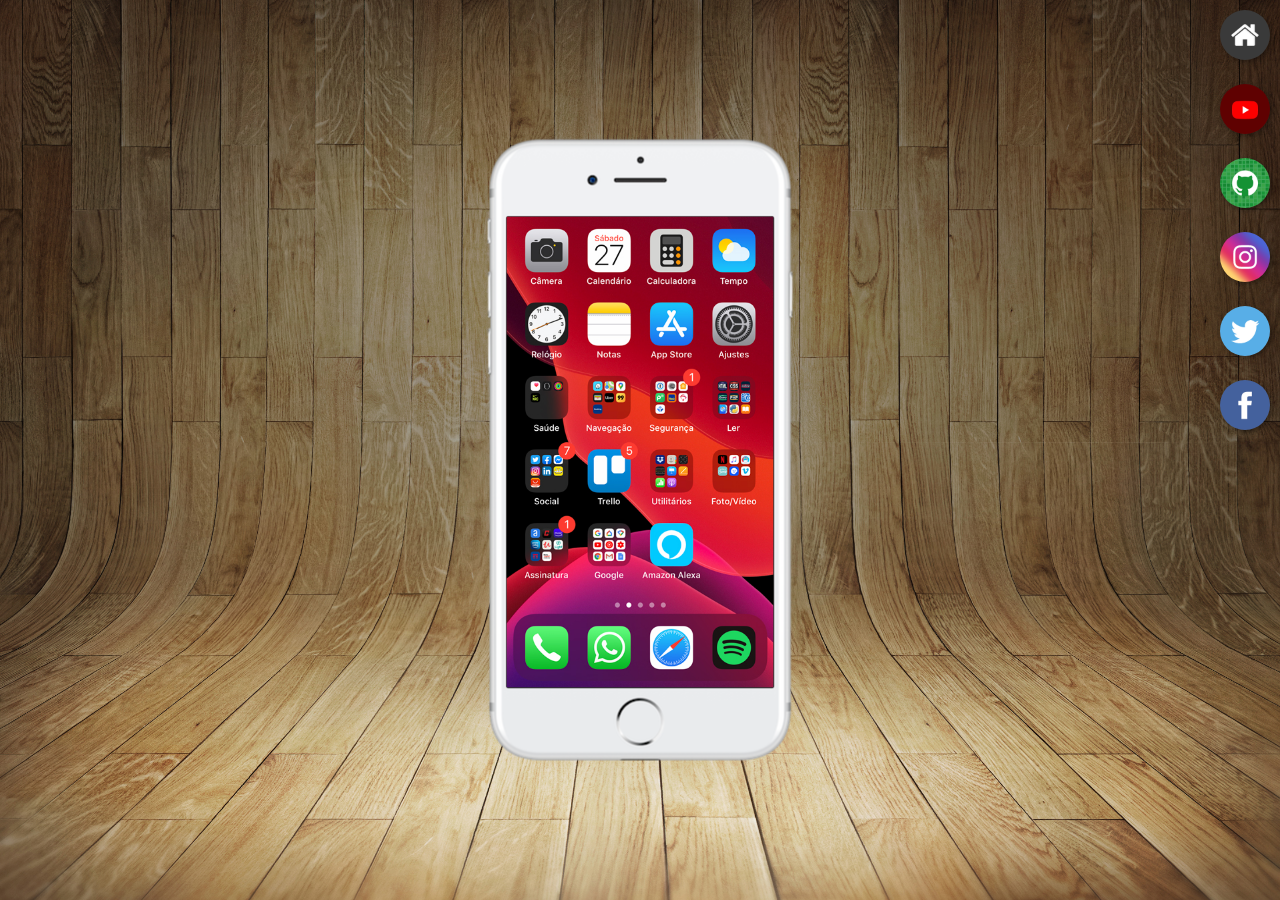
<file: index.html>
<!DOCTYPE html>
<html lang="pt-br">
<head>
    <meta charset="UTF-8">
    <meta name="viewport" content="width=device-width, initial-scale=1.0">
    <link rel="stylesheet" href="estilo/style.css">
    <link rel="shortcut icon" href="./pacote-d013/pacote-d013/favicon.ico" type="image/x-icon">
    <title>Projeto Redes Sociais</title>
</head>
<body>
    <section id="telefone">
        <iframe src="home.html" name="tela"  id="tela" frameborder="0">
        Seu navegador não é compatível com isso.
    </iframe>
    </section>
    <section id="redes-sociais">
        <a href="home.html" target="tela"><img src="./pacote-d013/pacote-d013/imagens/logo-home.jpg" alt="home"></a><br>
        <a href="youtube.html" target="tela"><img src="./pacote-d013/pacote-d013/imagens/logo-youtube.jpg" alt=""></a><br>
        <a href="github.html" target="tela"><img src="./pacote-d013/pacote-d013/imagens/logo-github.jpg" alt=""></a><br>
        <a href="instagram.html" target="tela"><img src="./pacote-d013/pacote-d013/imagens/logo-instagram.jpg" alt=""></a><br>
        <a href="twitter.html" target="tela"><img src="./pacote-d013/pacote-d013/imagens/logo-twitter.jpg" alt=""></a><br>
        <a href="facebook.html" target="tela"><img src="./pacote-d013/pacote-d013/imagens/logo-facebook.jpg" alt=""></a><br>
    </section>
</body>
</html>
</file>
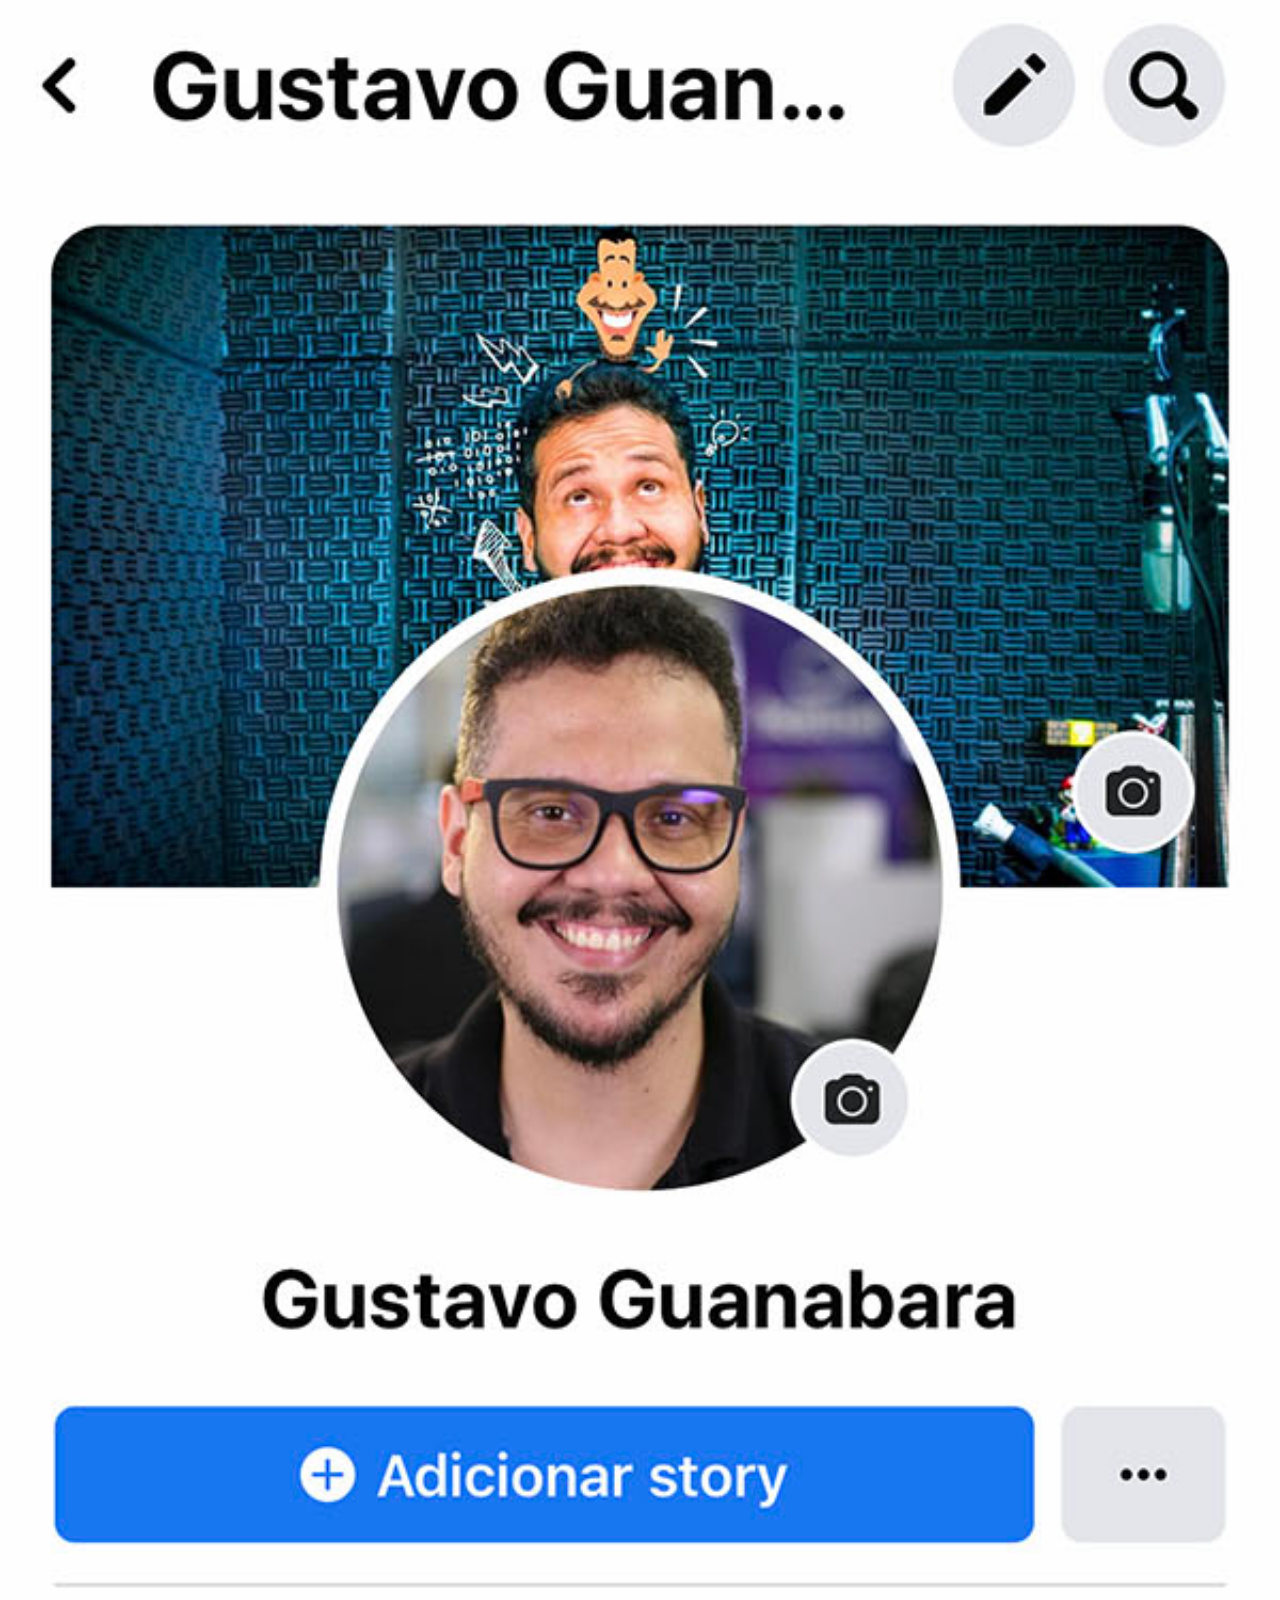
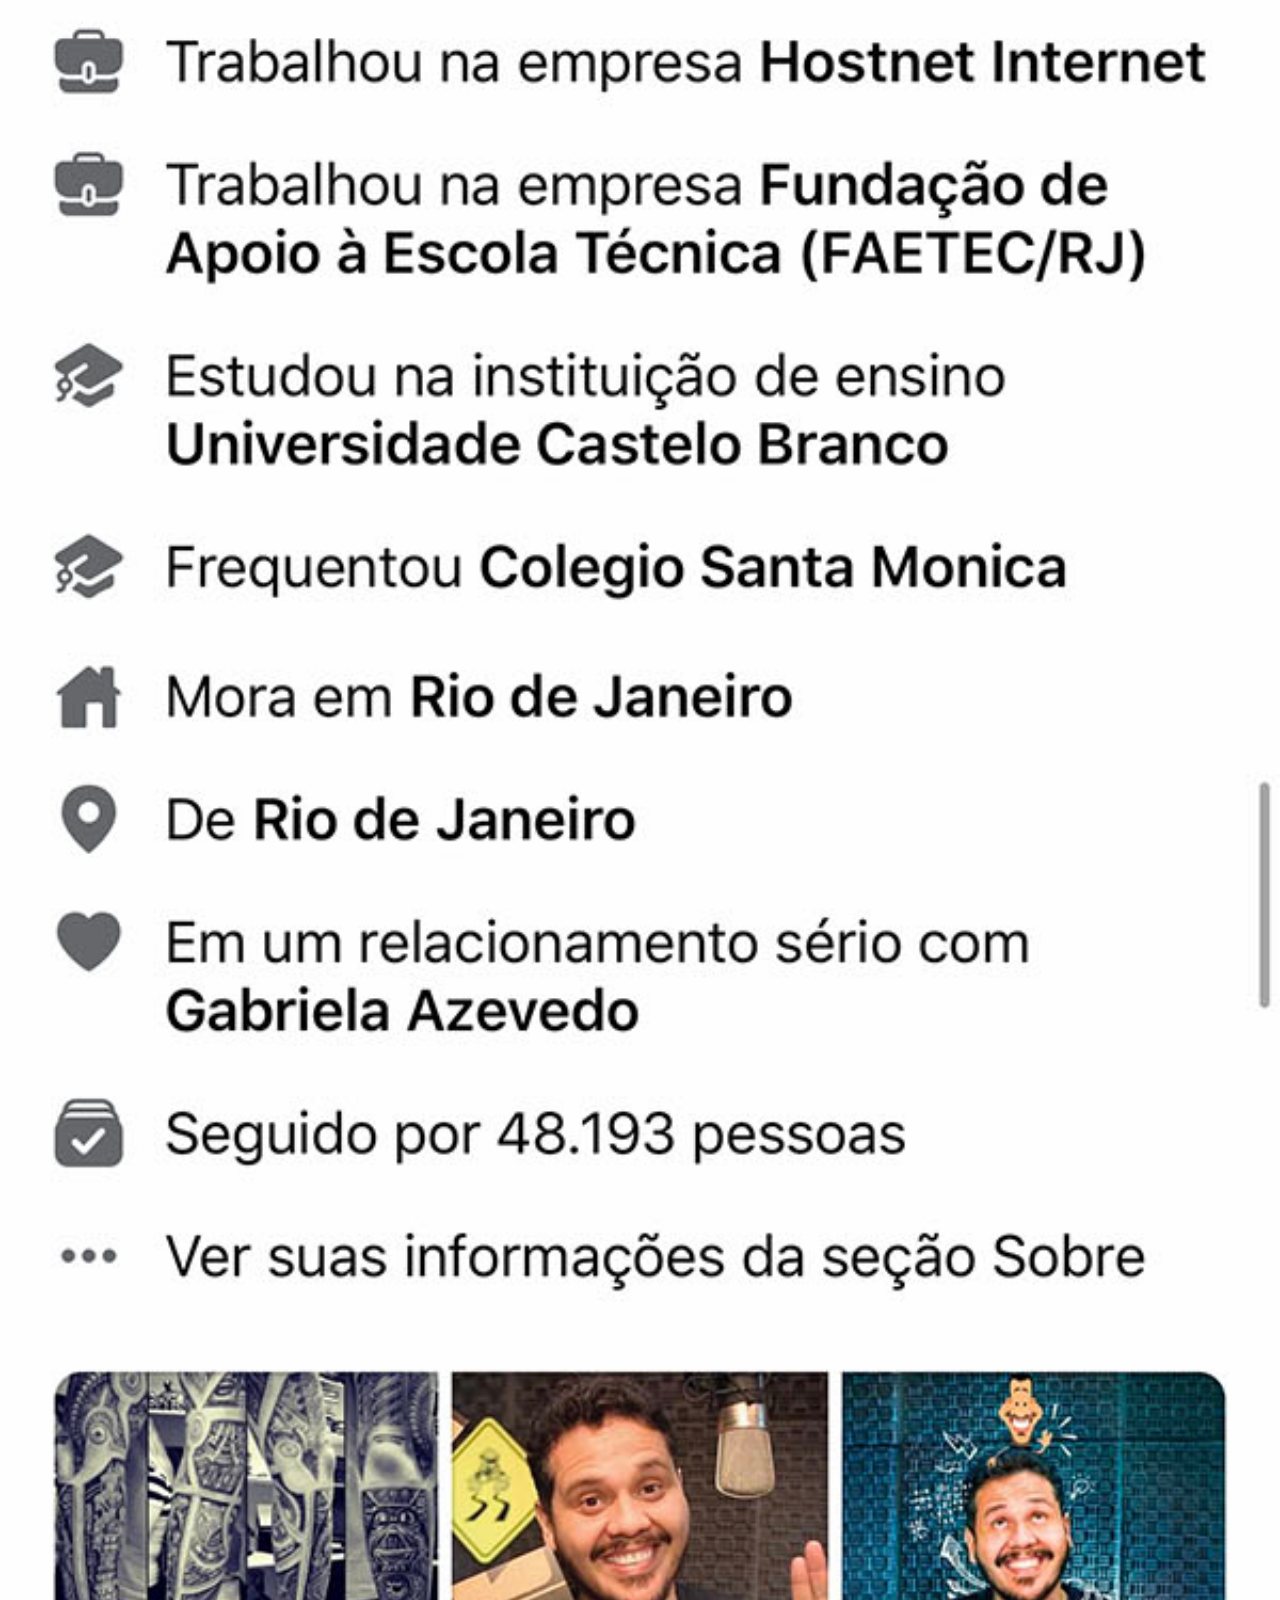
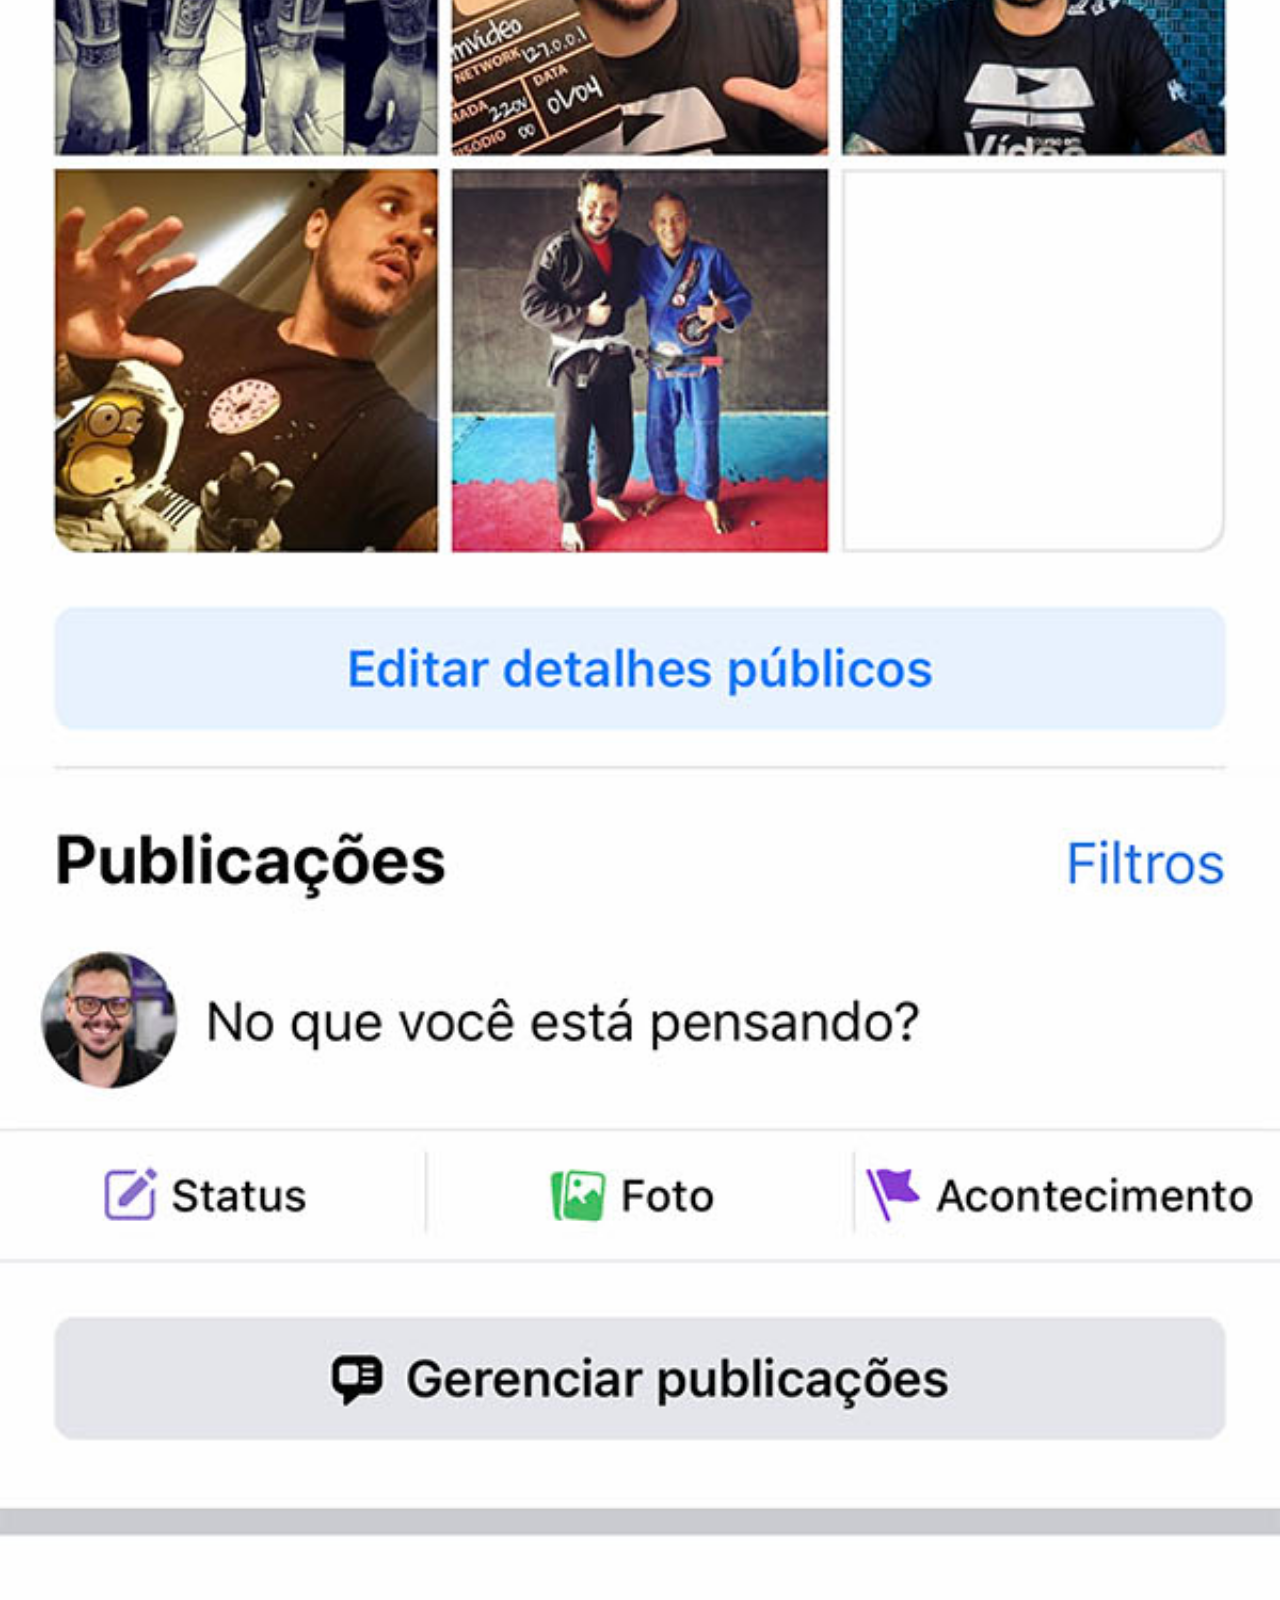
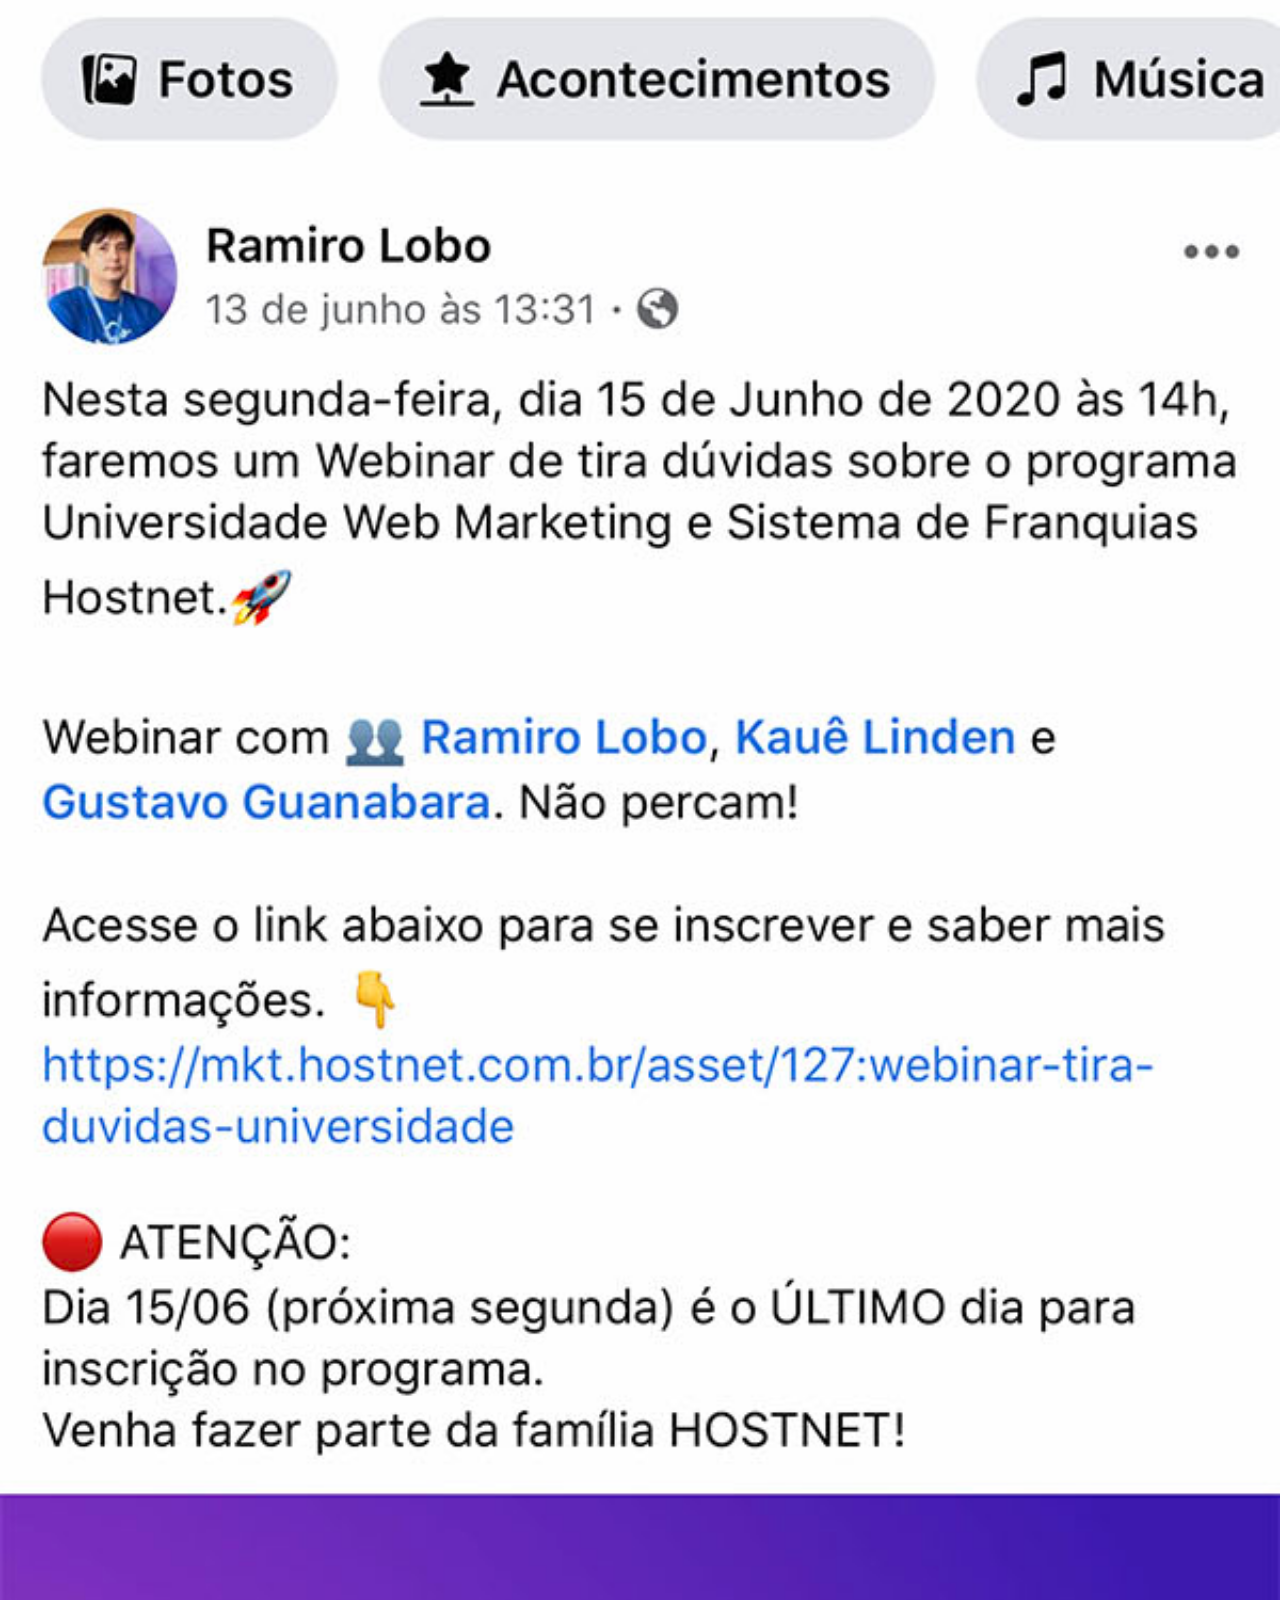
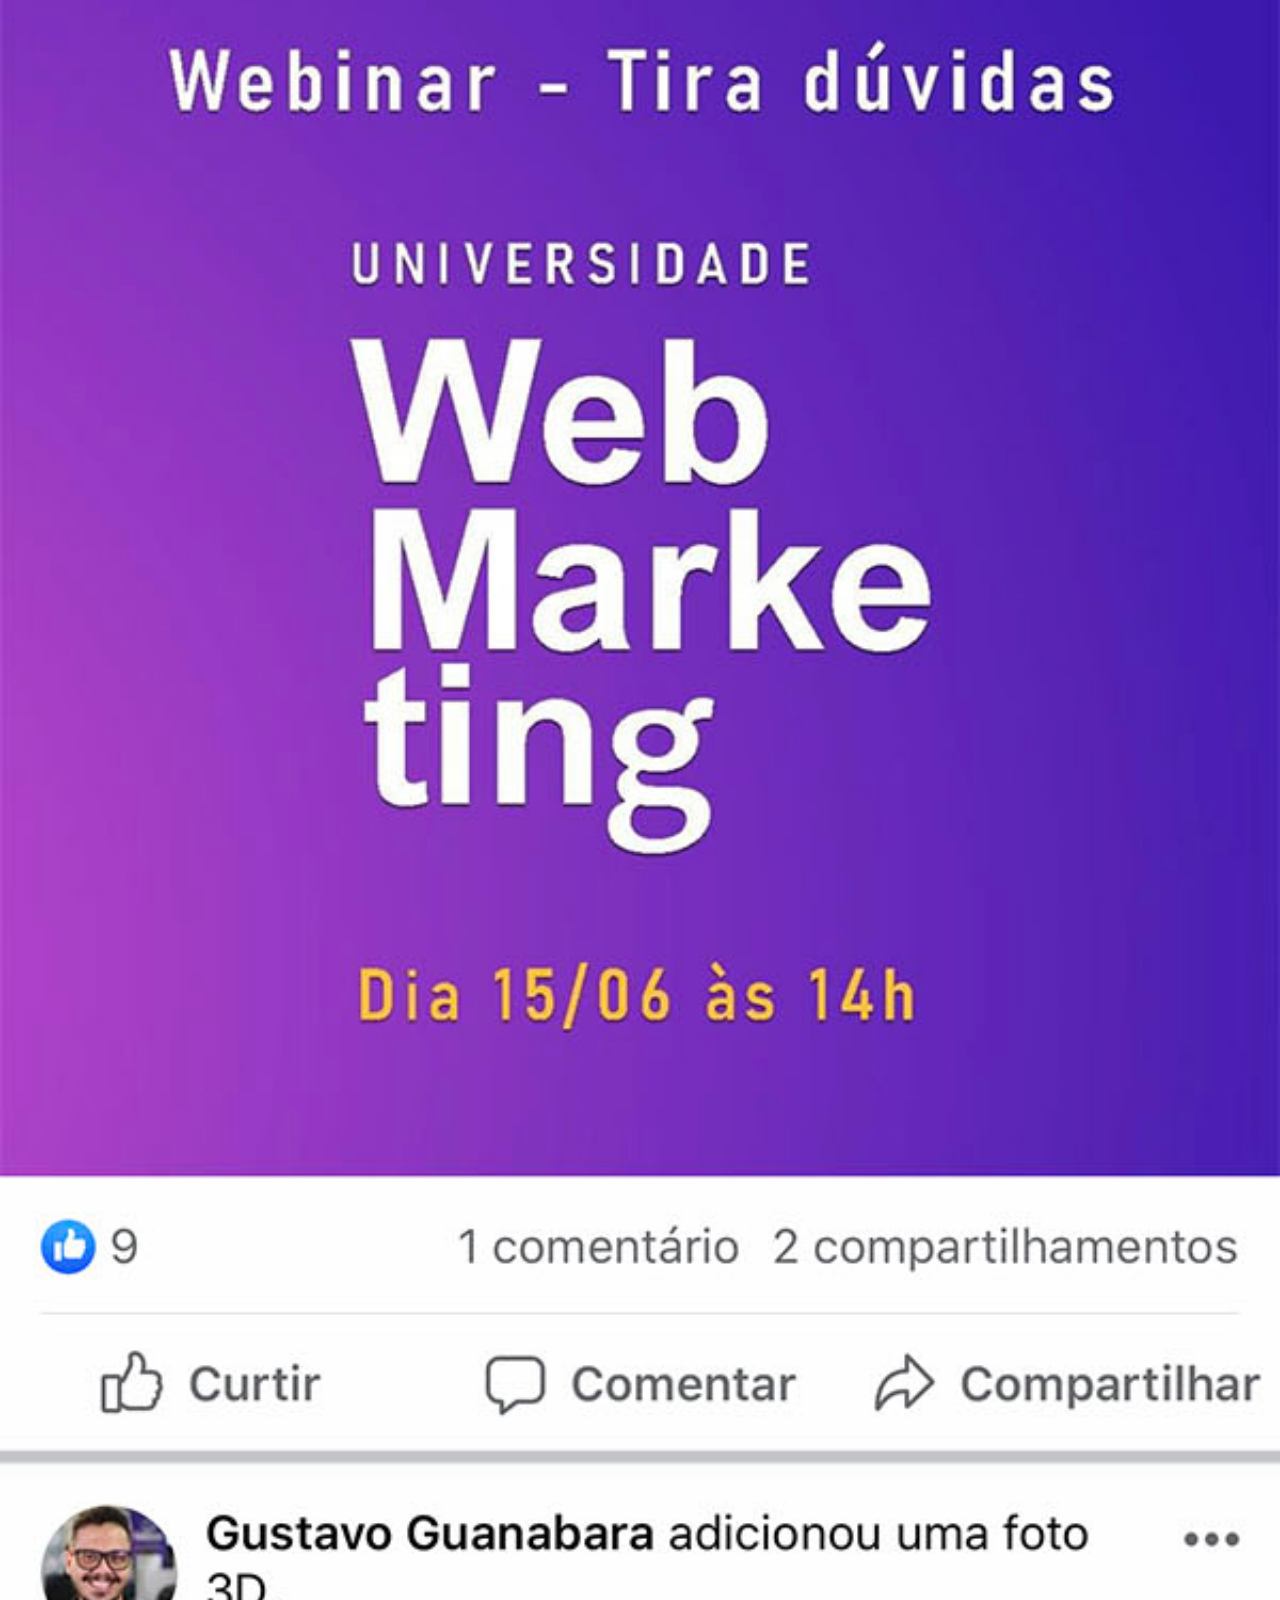
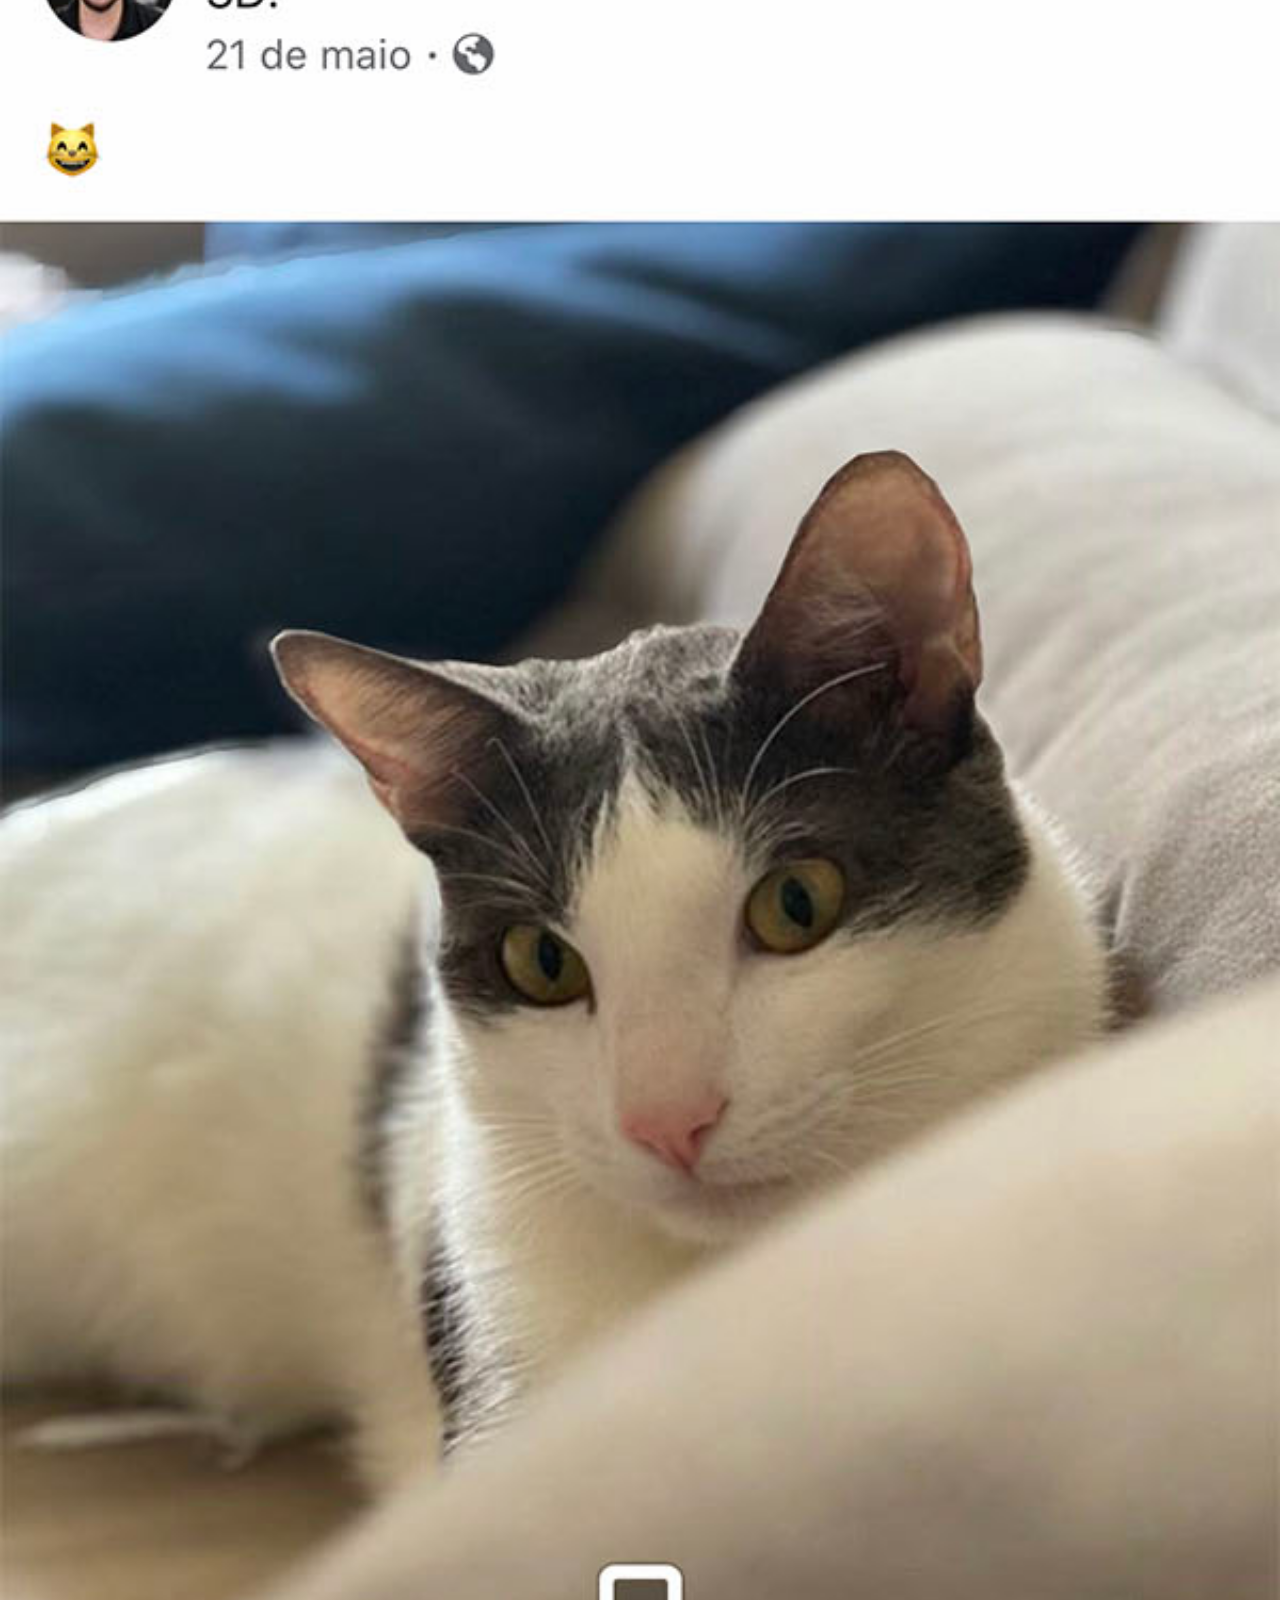
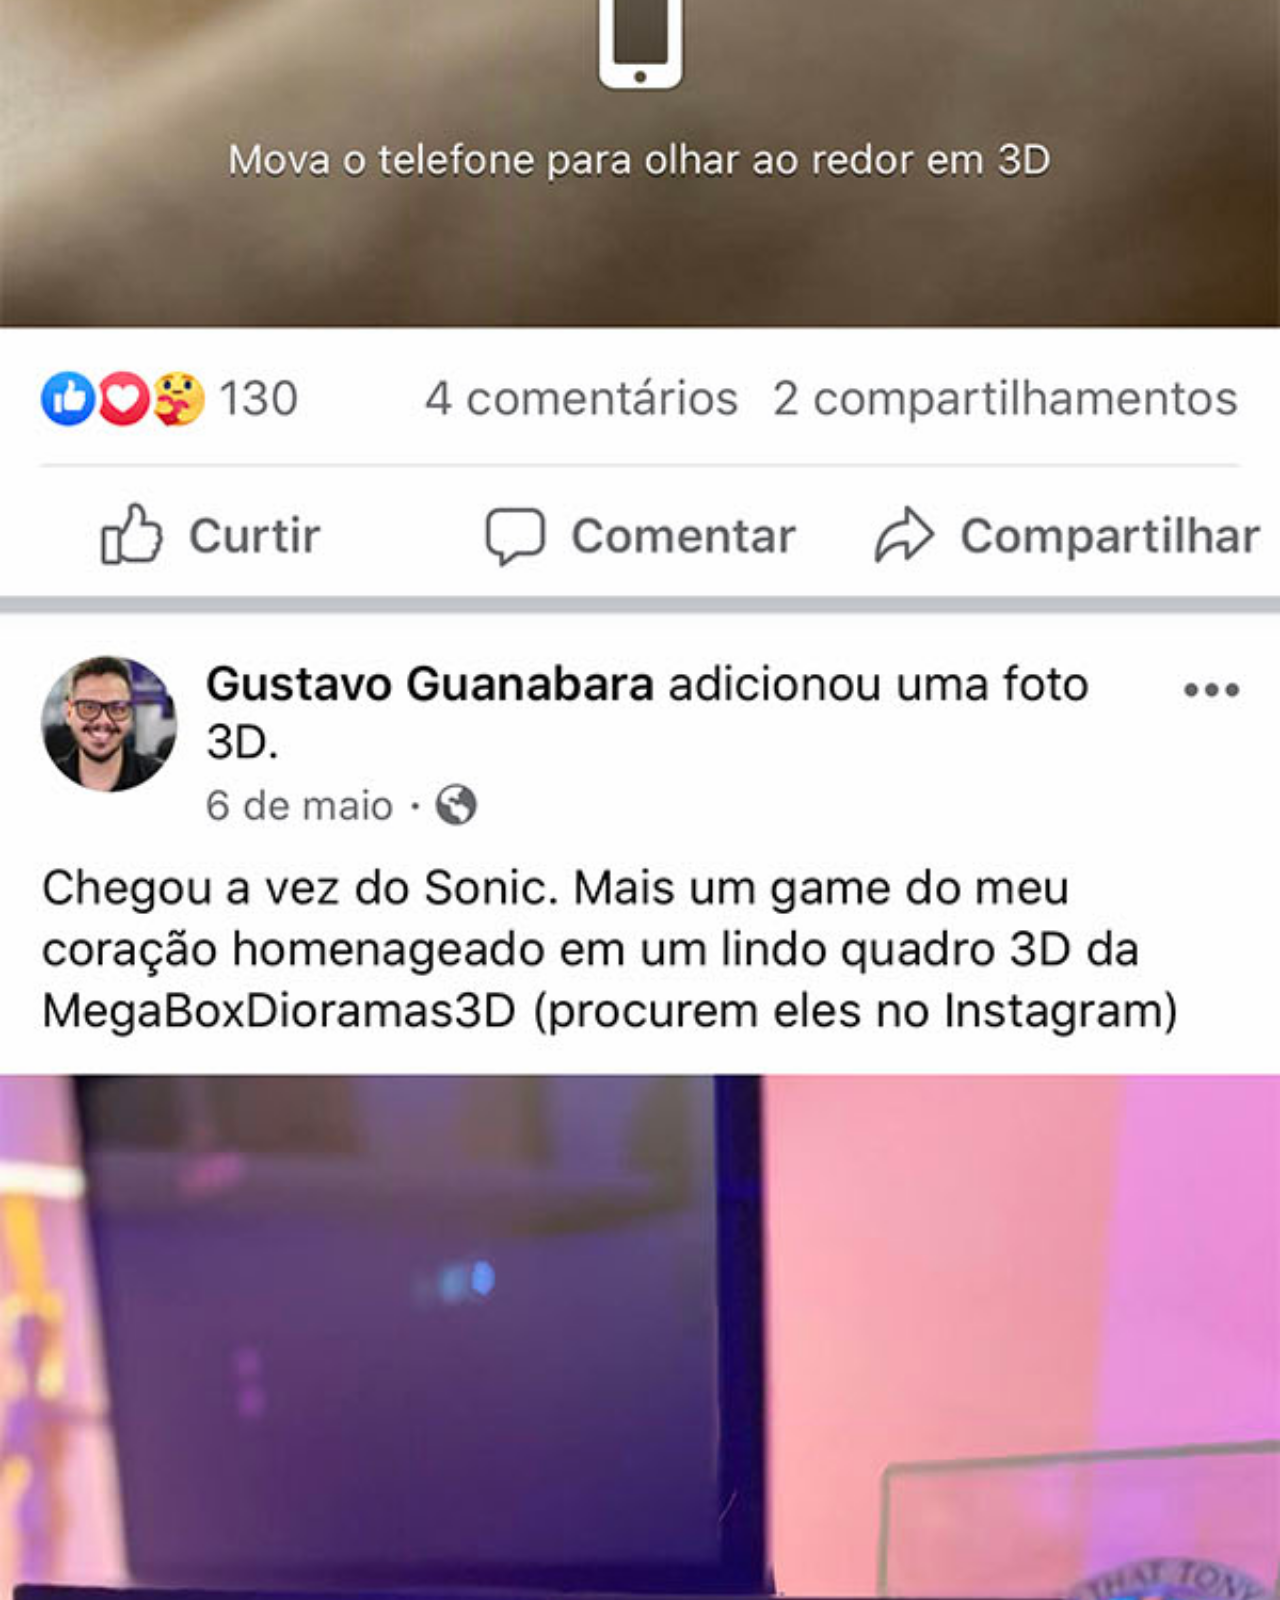
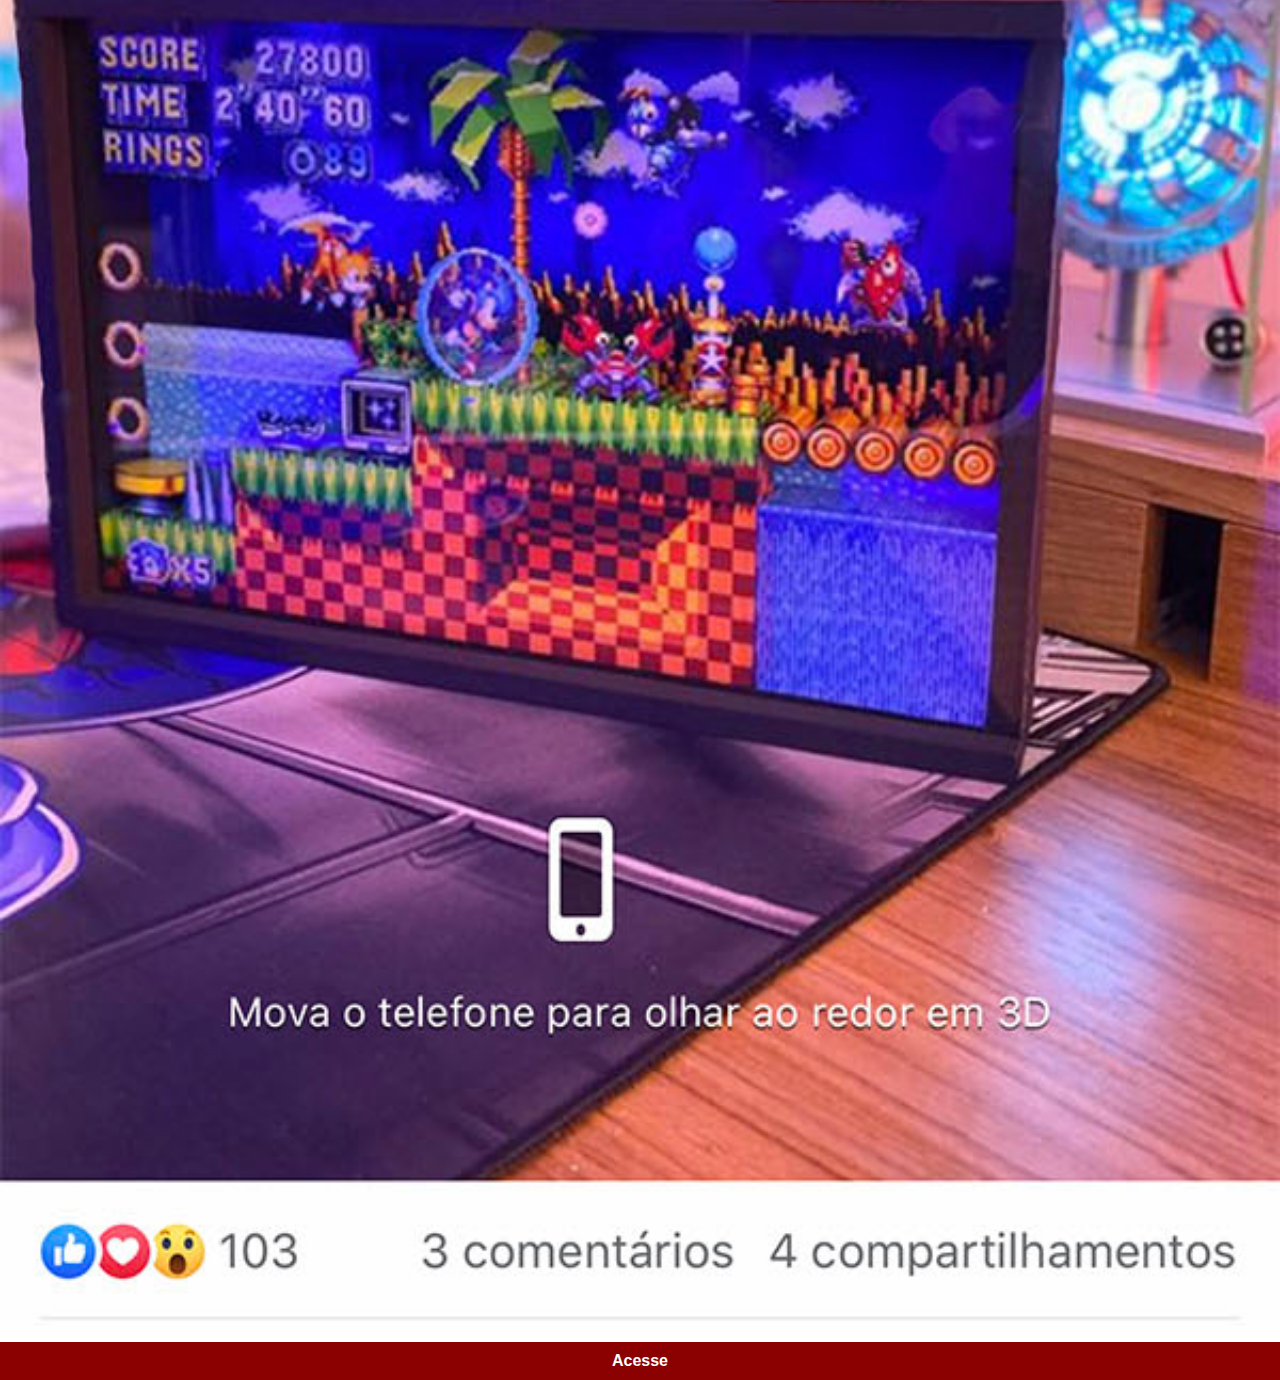
<file: facebook.html>
<!DOCTYPE html>
<html lang="pt-br">
<head>
    <meta charset="UTF-8">
    <meta name="viewport" content="width=device-width, initial-scale=1.0">
    <title>Facebook</title>
    <link rel="stylesheet" href="estilo/social.css">
</head>
<body>
    <img src="./pacote-d013/pacote-d013/imagens/tela-facebook.jpg" alt="">
    <a href="https://www.facebook.com/gustavoguanabara/" target="_blank">Acesse</a>
</body>
</html>
</file>
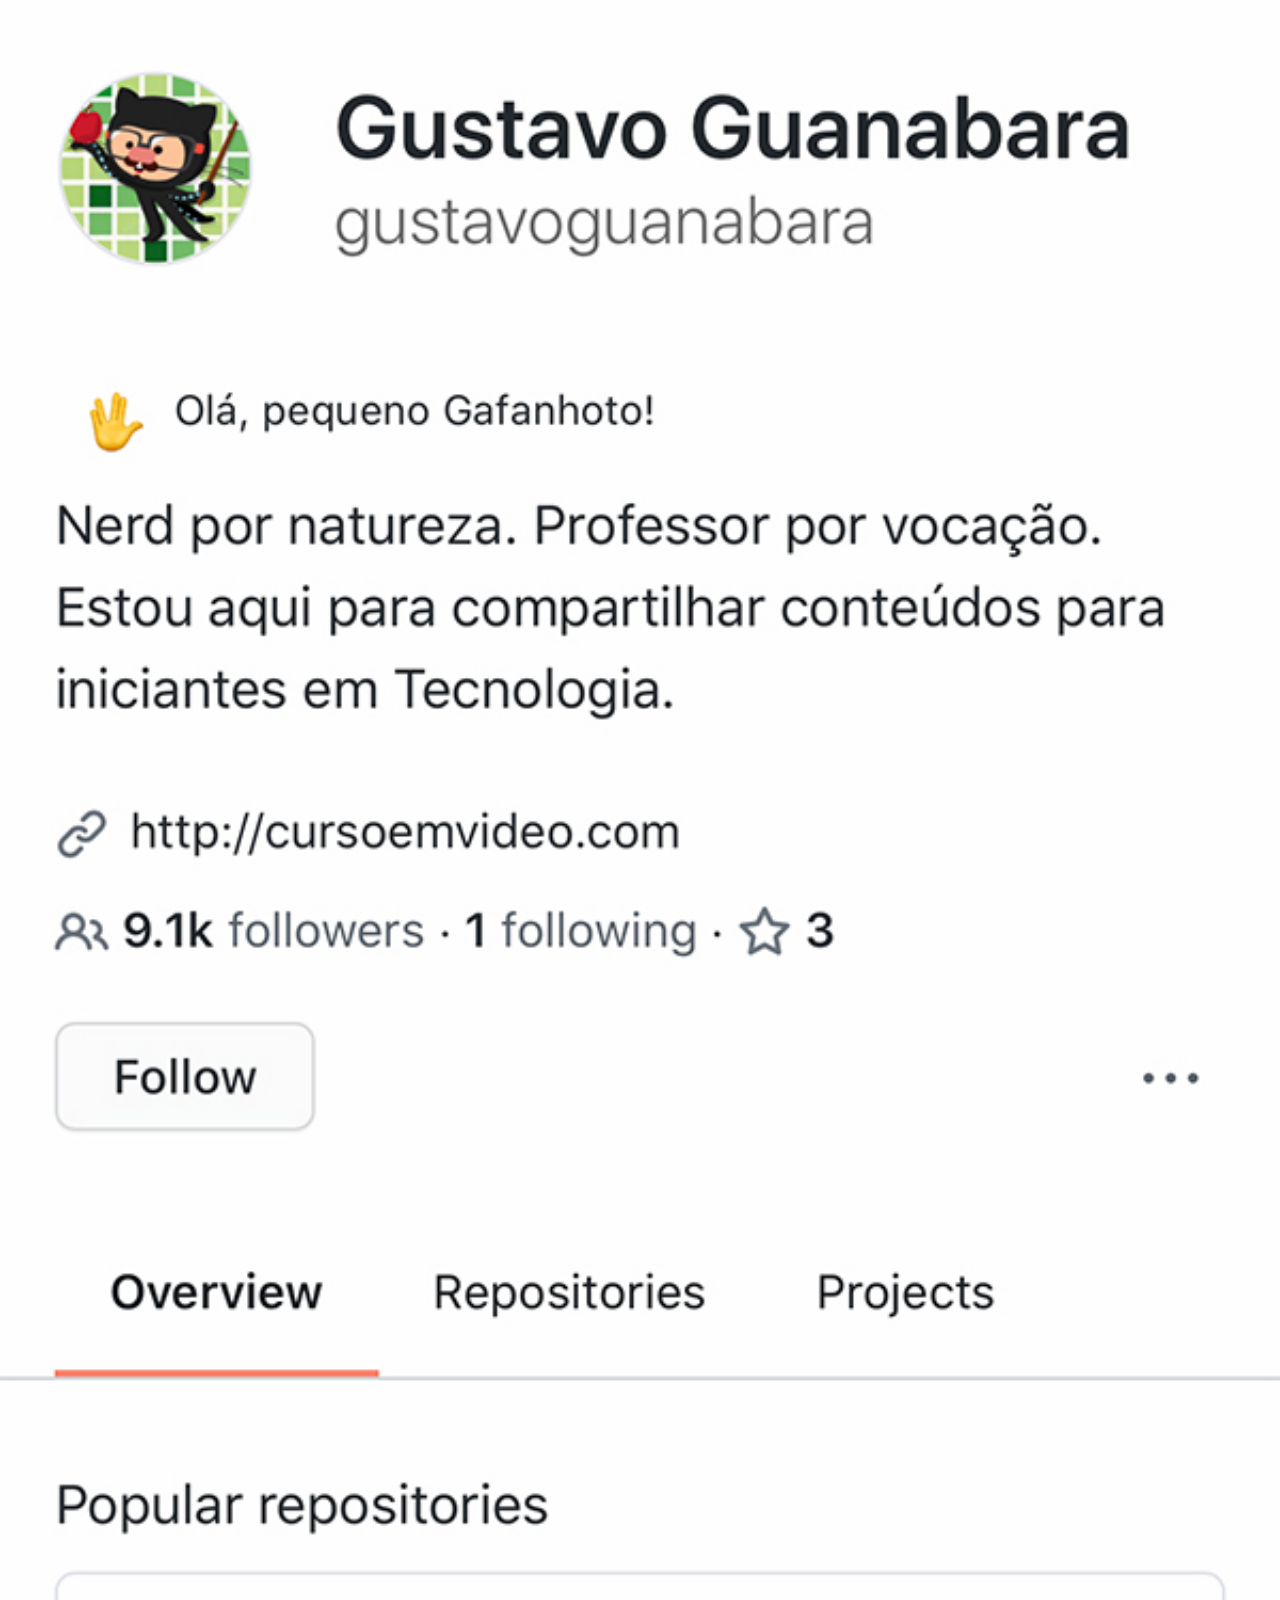
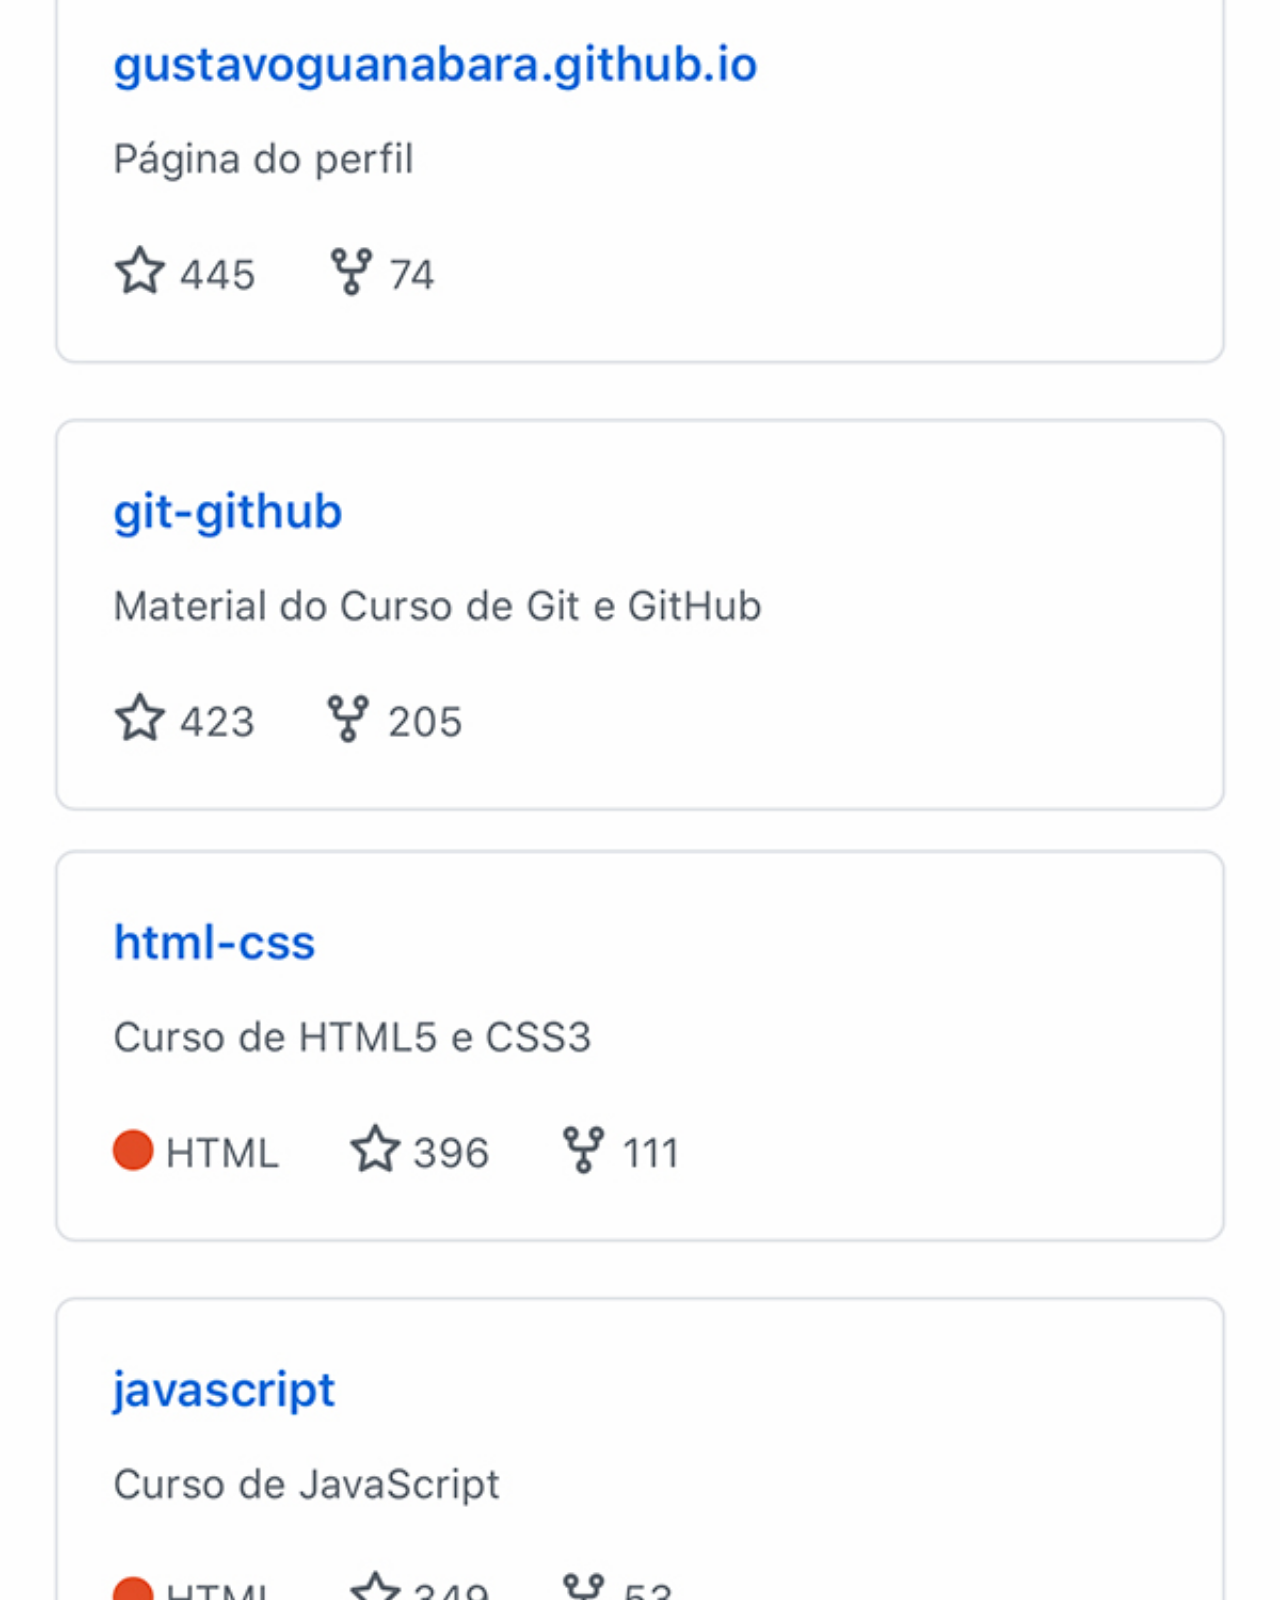
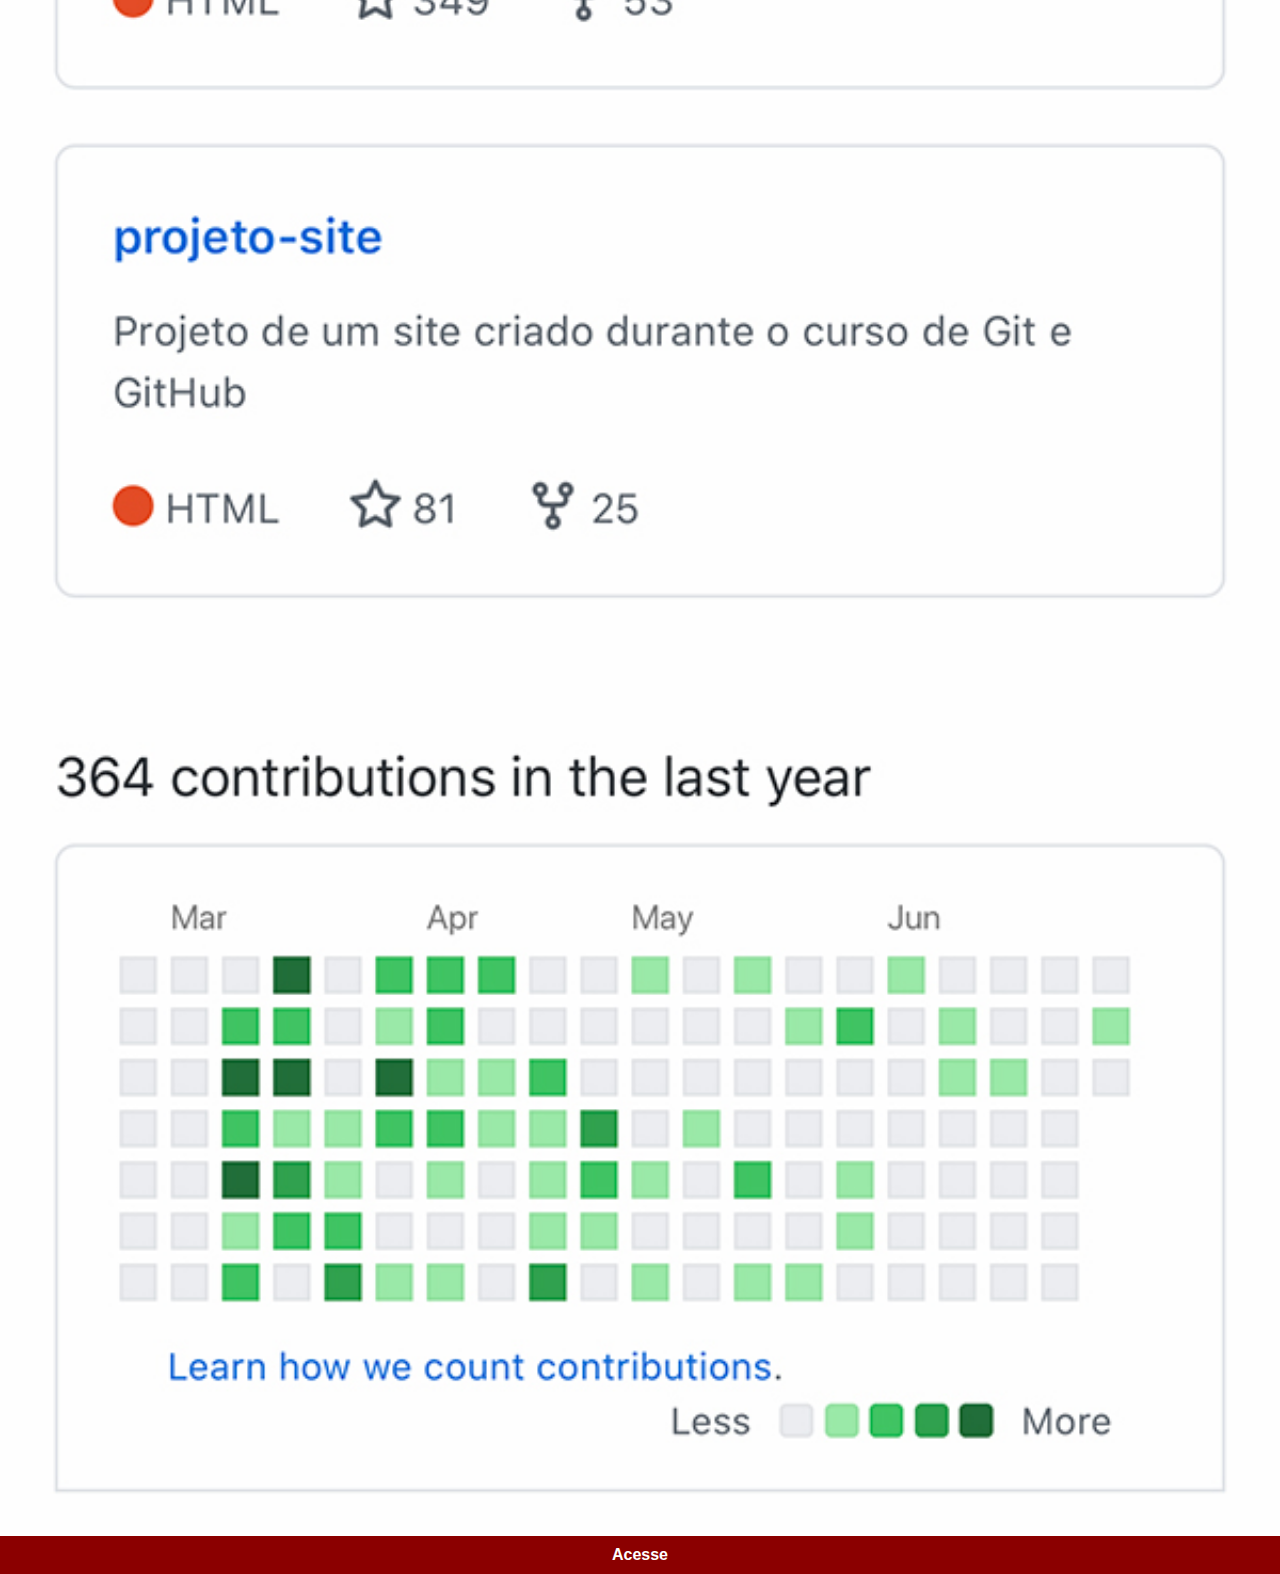
<file: github.html>
<!DOCTYPE html>
<html lang="pt-br">
<head>
    <meta charset="UTF-8">
    <meta name="viewport" content="width=device-width, initial-scale=1.0">
    <title>Github</title>
    <link rel="stylesheet" href="estilo/social.css">
</head>
<body>
    <img src="./pacote-d013/pacote-d013/imagens/tela-github.jpg" alt="">
    <a href="https://github.com/gustavoguanabara" target="_blank">Acesse</a>
</body>
</html>
</file>
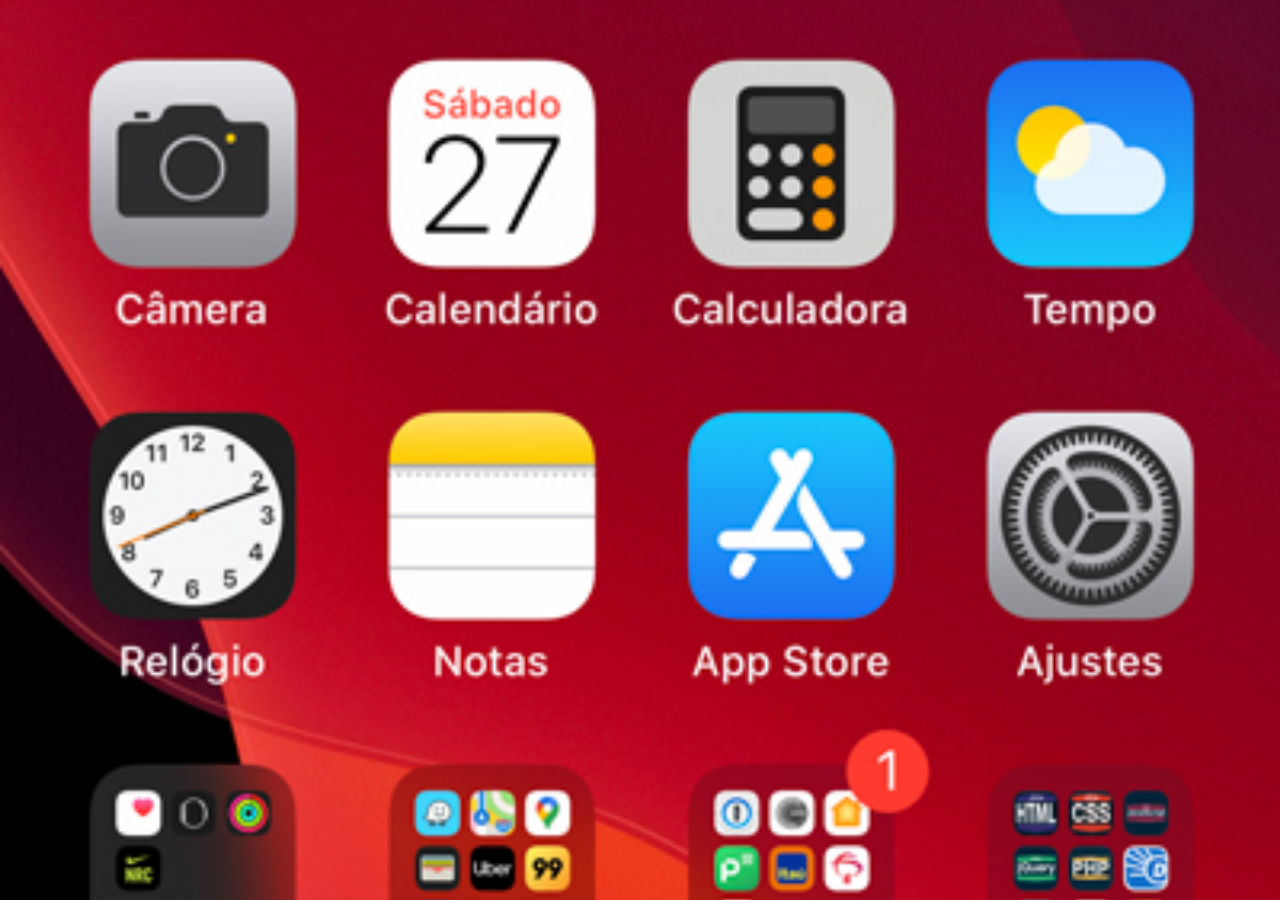
<file: home.html>
<!DOCTYPE html>
<html lang="pt-br">
<head>
    <meta charset="UTF-8">
    <meta name="viewport" content="width=device-width, initial-scale=1.0">
    <title>Document</title>
    <style>
        * {
            margin: 0px;
            padding: 0px;
            font-family: Arial, Helvetica, sans-serif;
        }
        body {
            width: 100vw;
            height: 100vh;
            background: black url('../pacote-d013/pacote-d013/imagens/tela-home.jpg') no-repeat top center;
            background-size: cover;
        }
    </style>
</head>
<body>
    
</body>
</html>
</file>
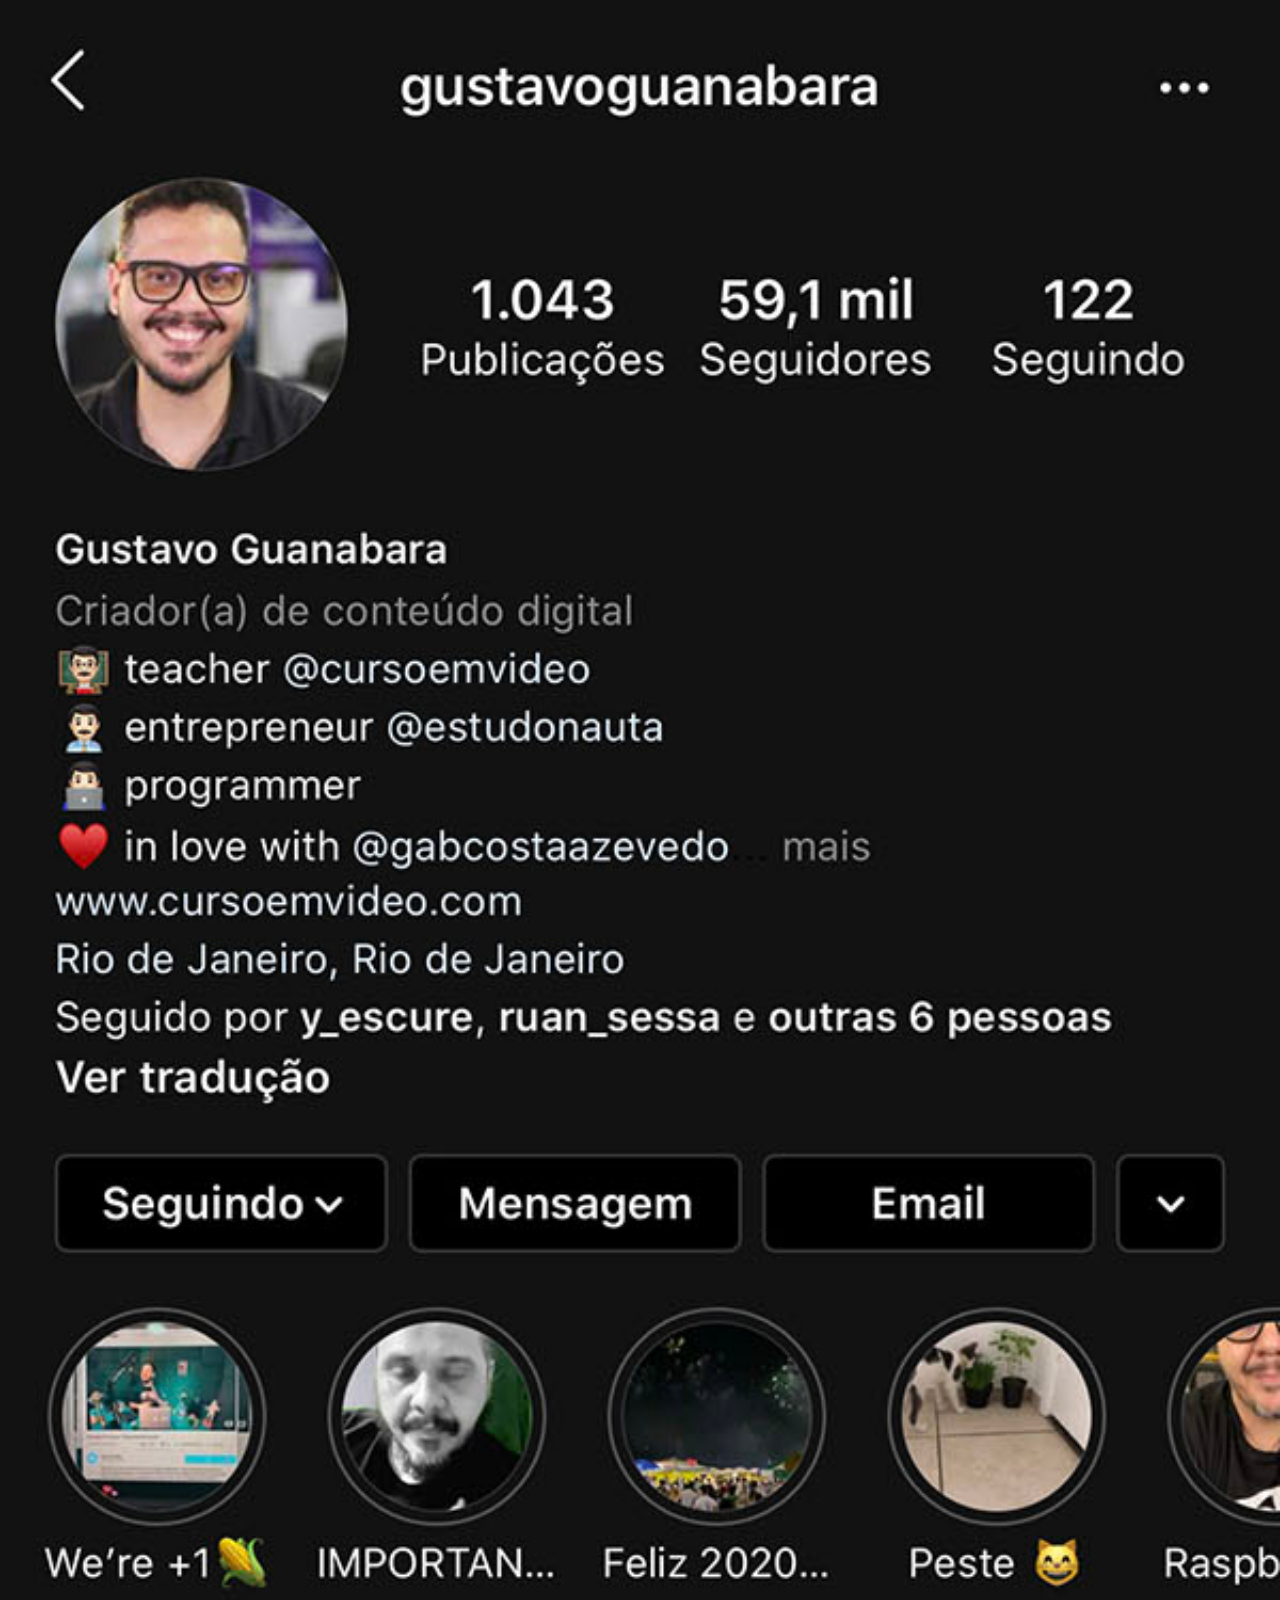
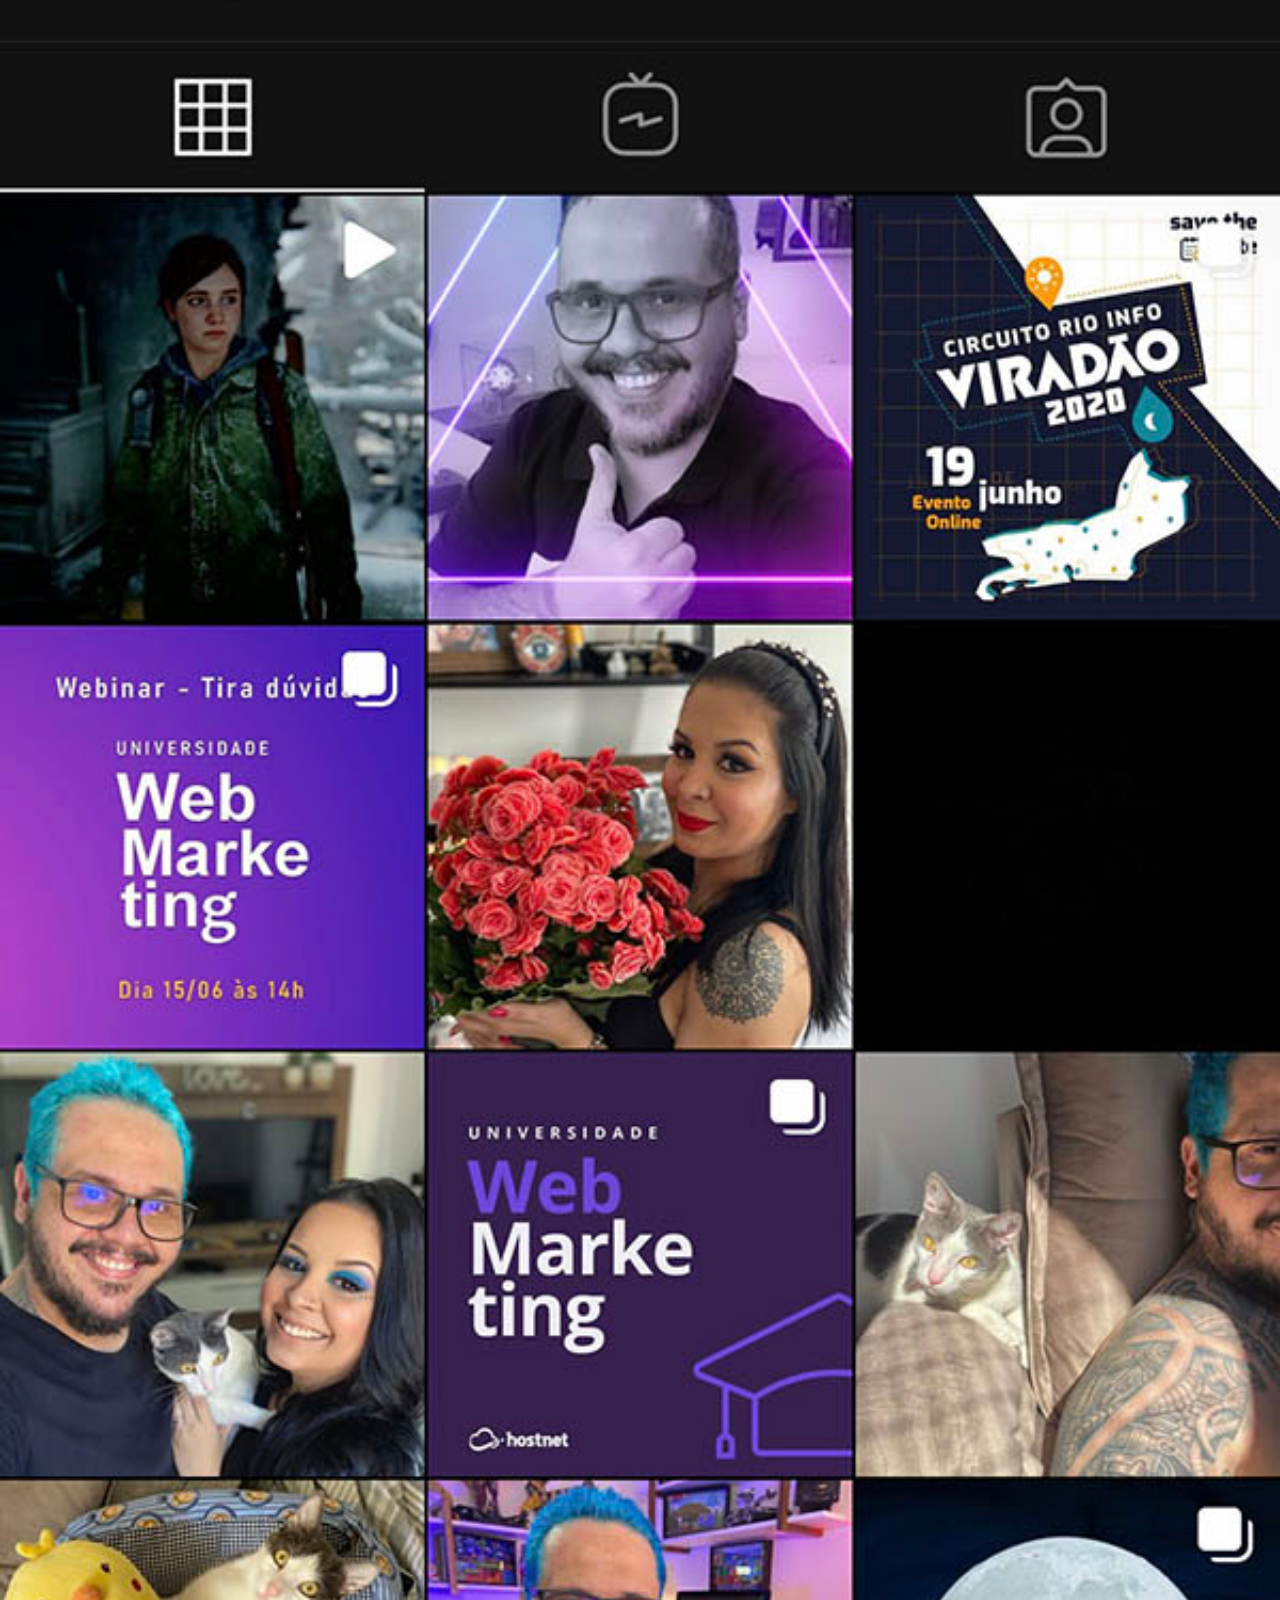
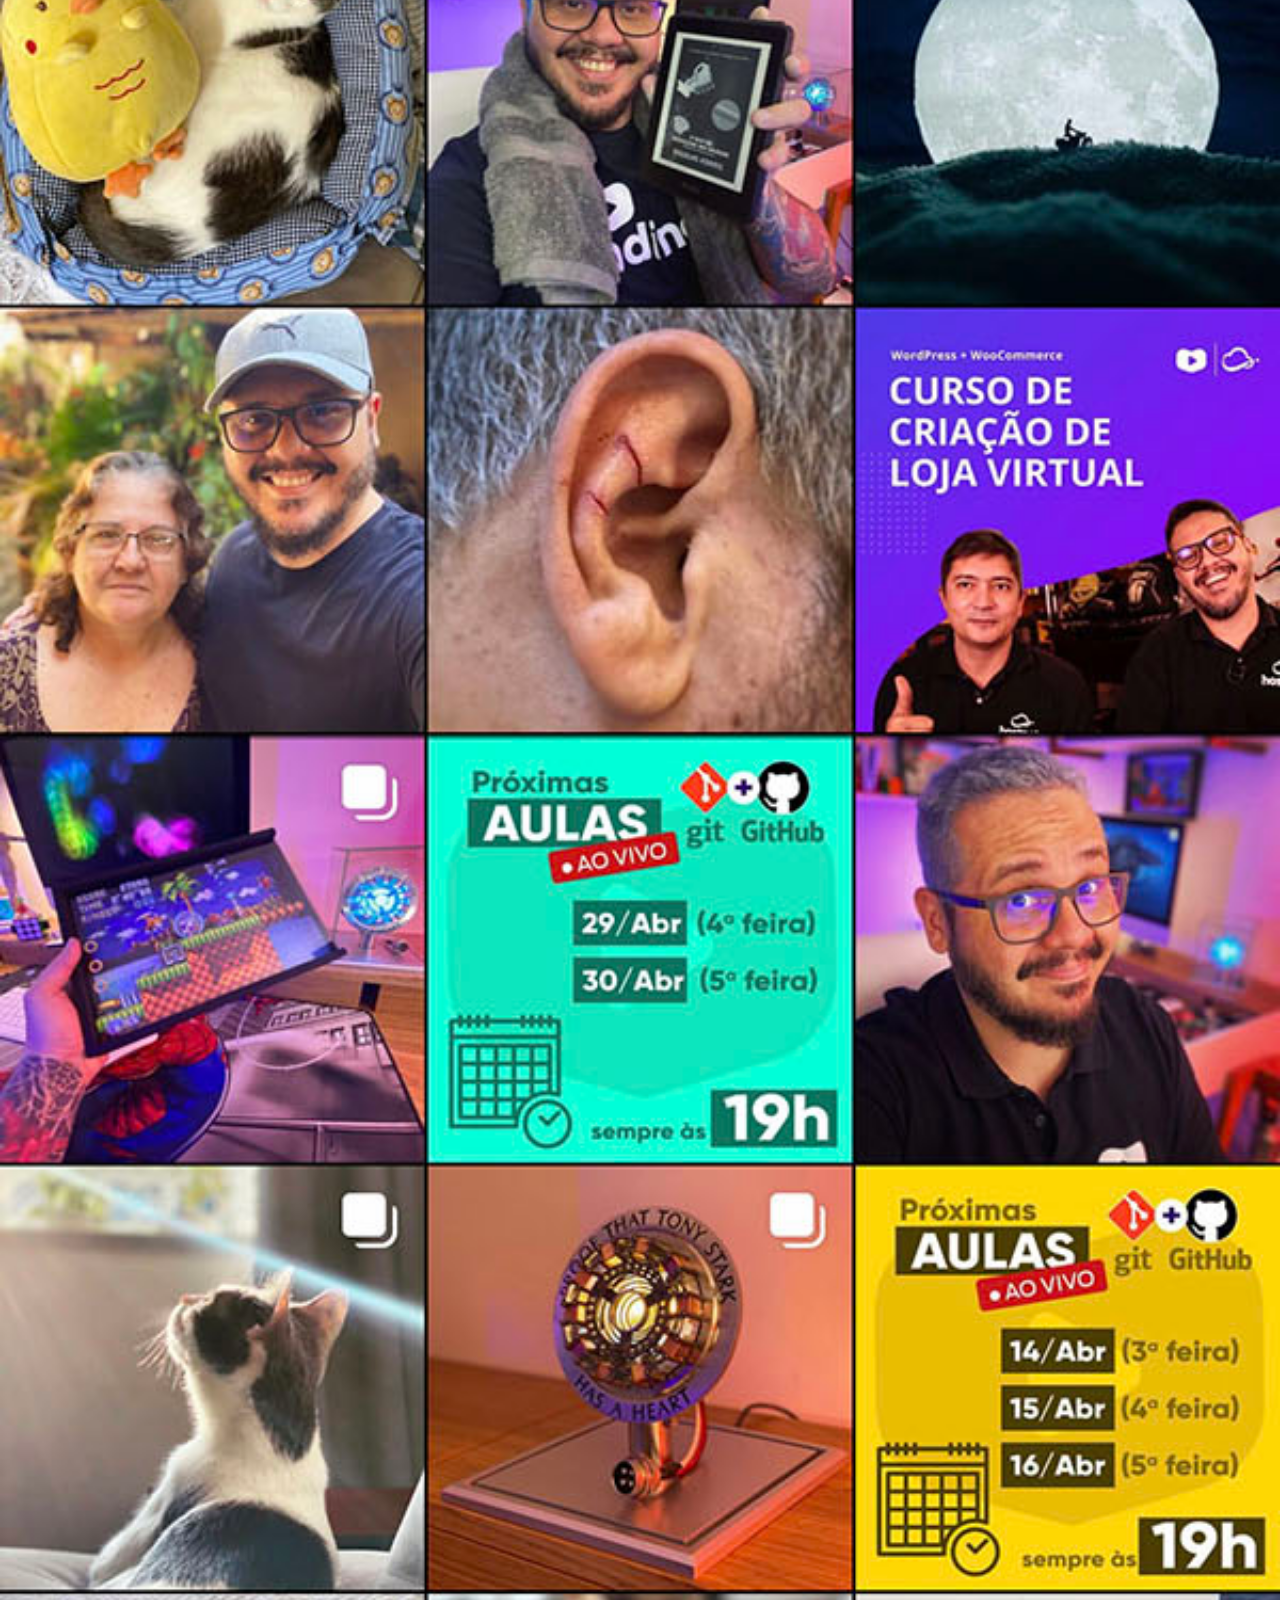
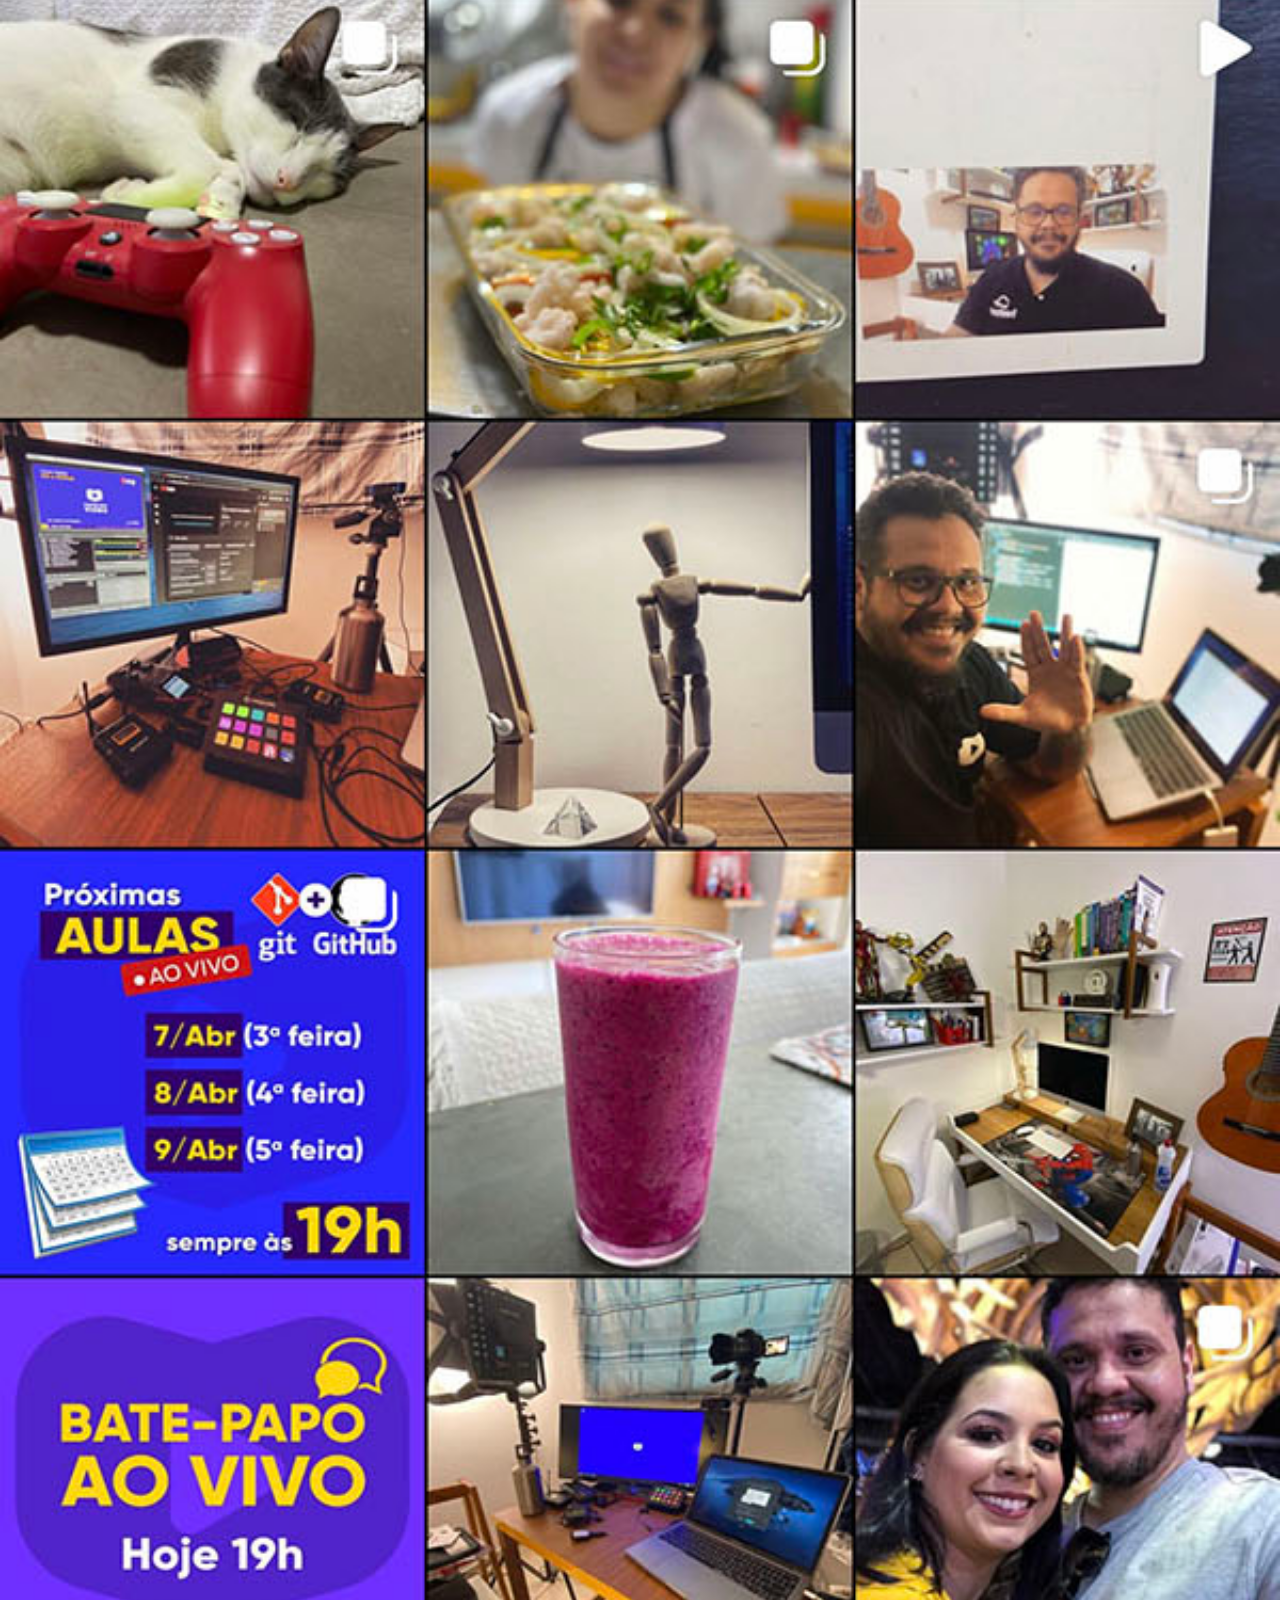
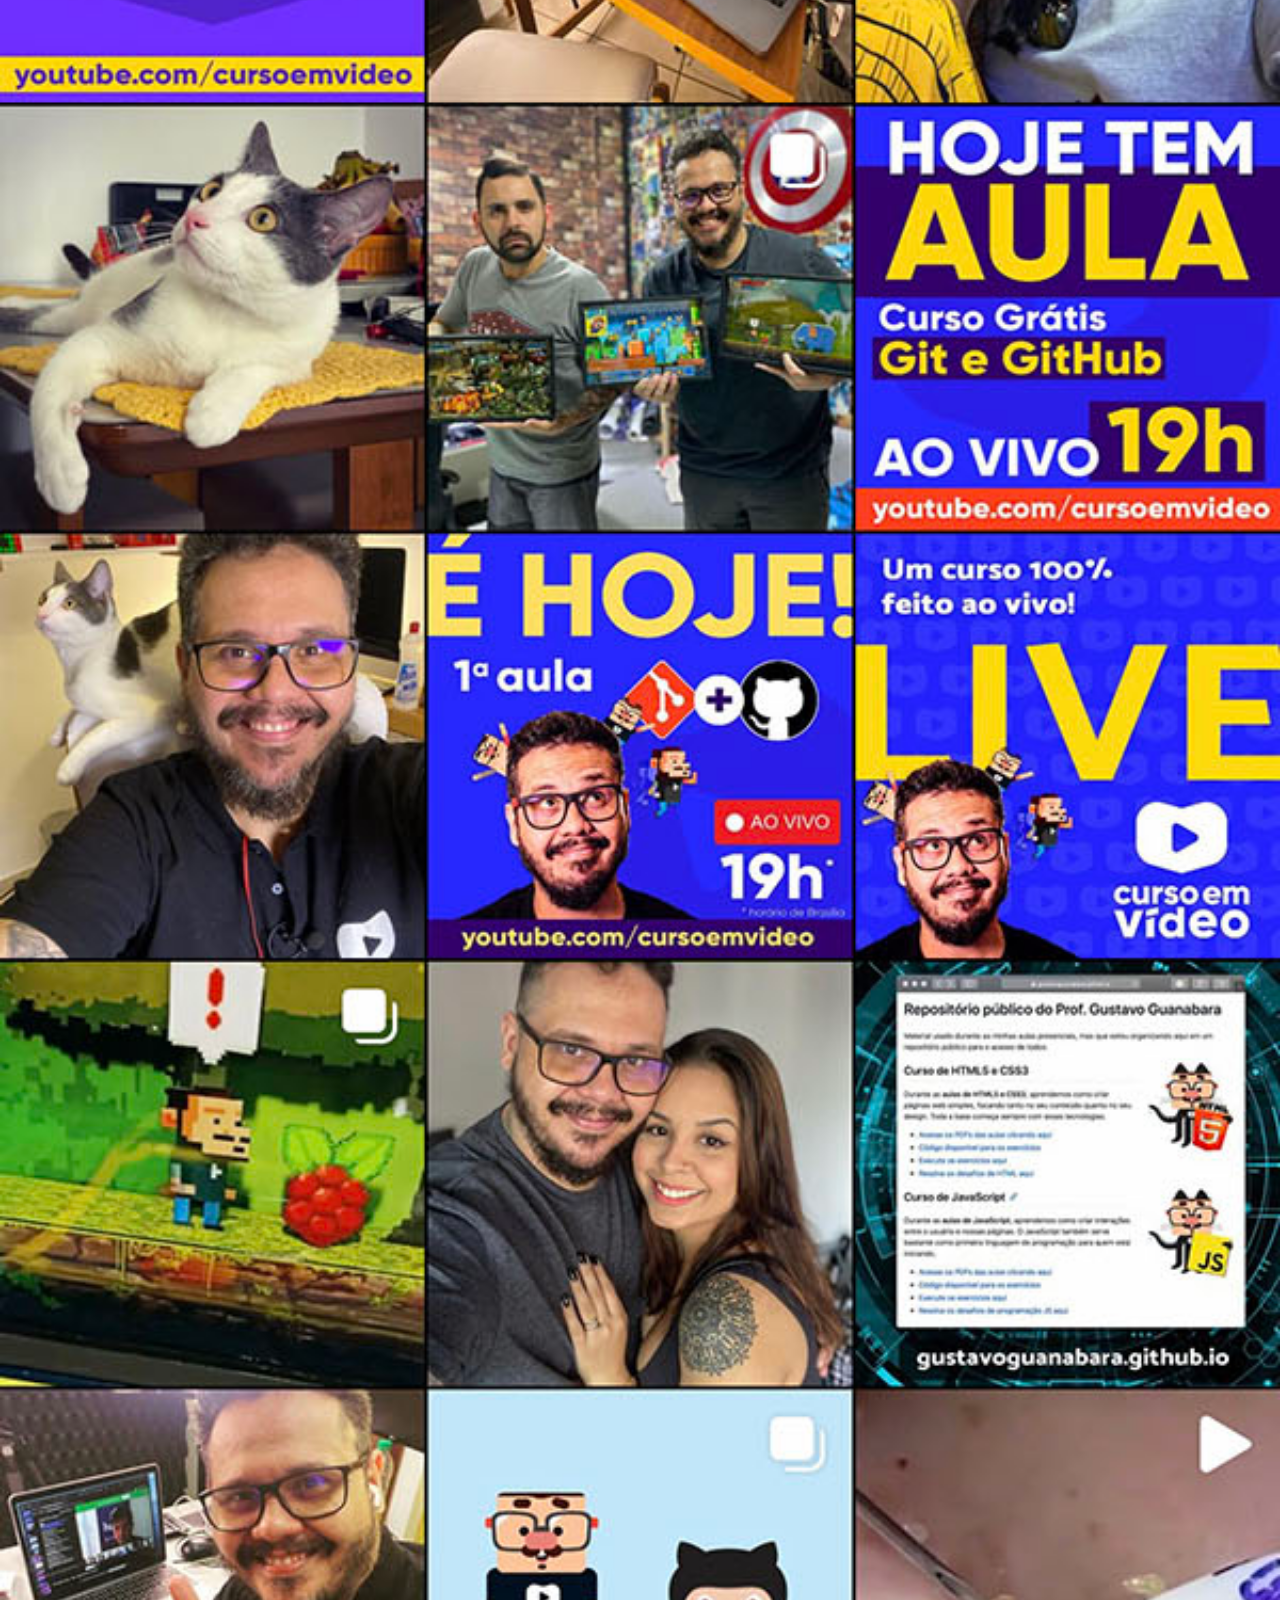
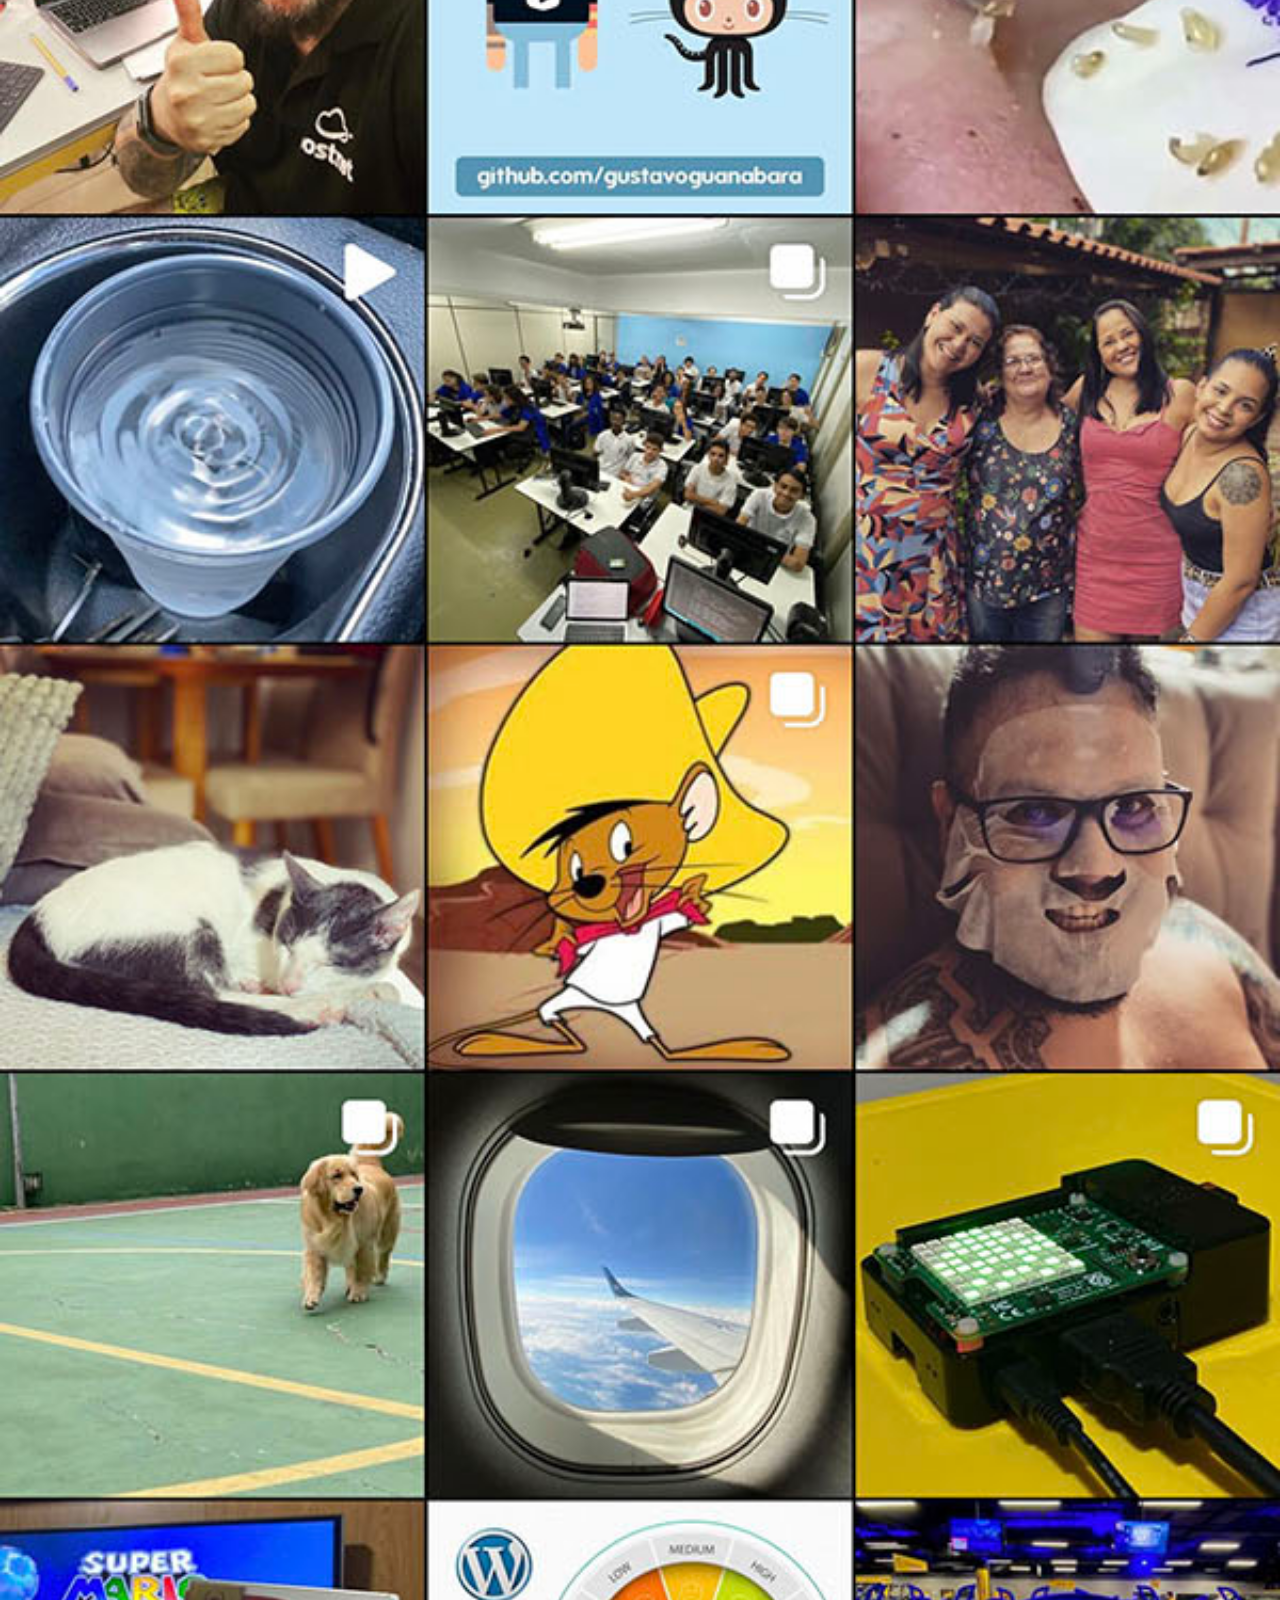
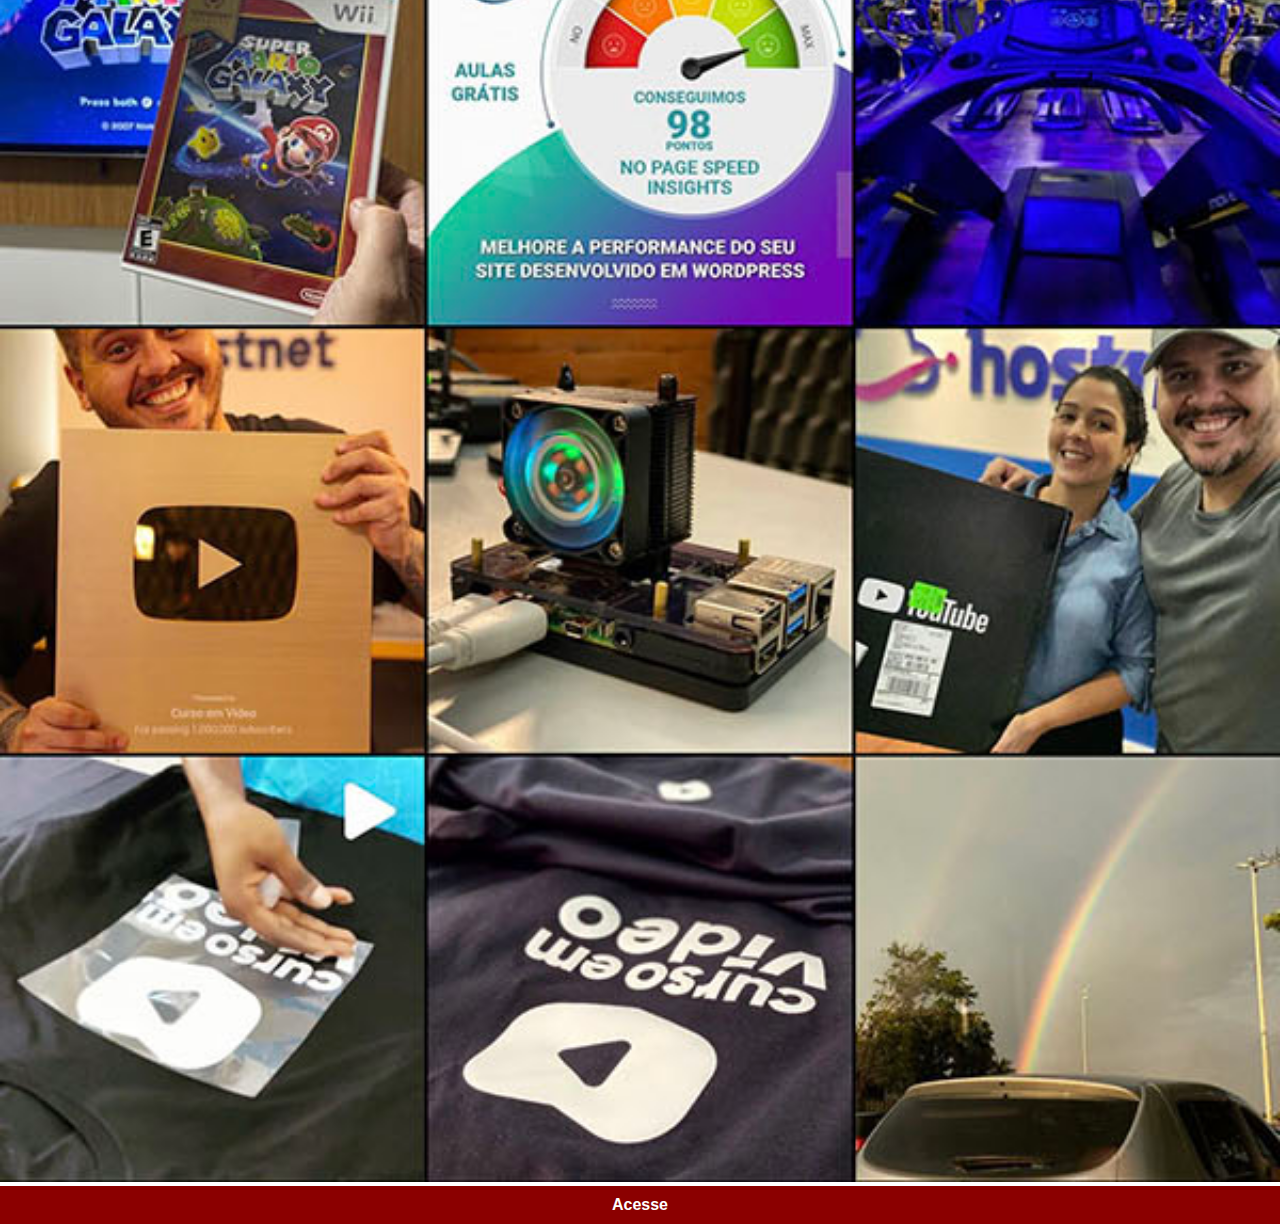
<file: instagram.html>
<!DOCTYPE html>
<html lang="pt-br">
<head>
    <meta charset="UTF-8">
    <meta name="viewport" content="width=device-width, initial-scale=1.0">
    <title>Instagram</title>
    <link rel="stylesheet" href="estilo/social.css">
</head>
<body>
    <img src="./pacote-d013/pacote-d013/imagens/tela-instagram.jpg" alt="">
    <a href="https://www.instagram.com/gustavoguanabara/" target="_blank">Acesse</a>
</body>
</html>
</file>
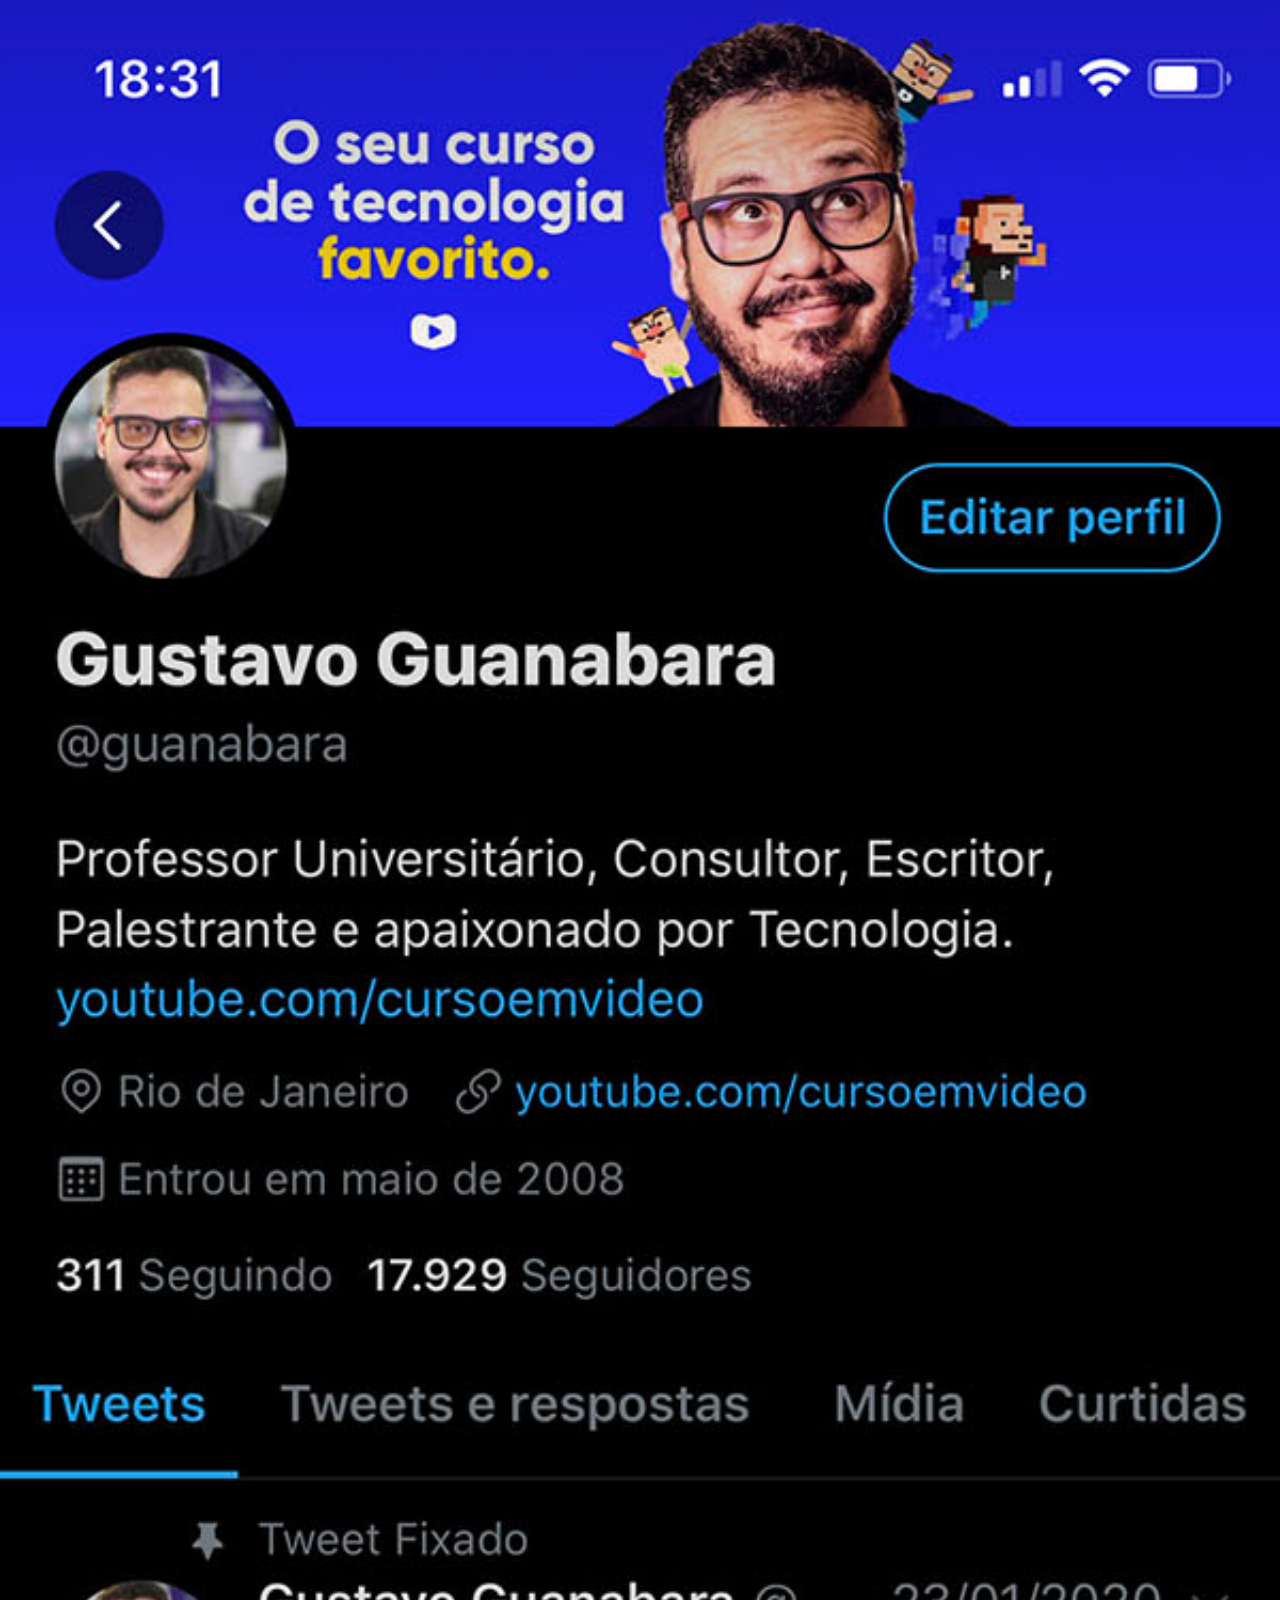
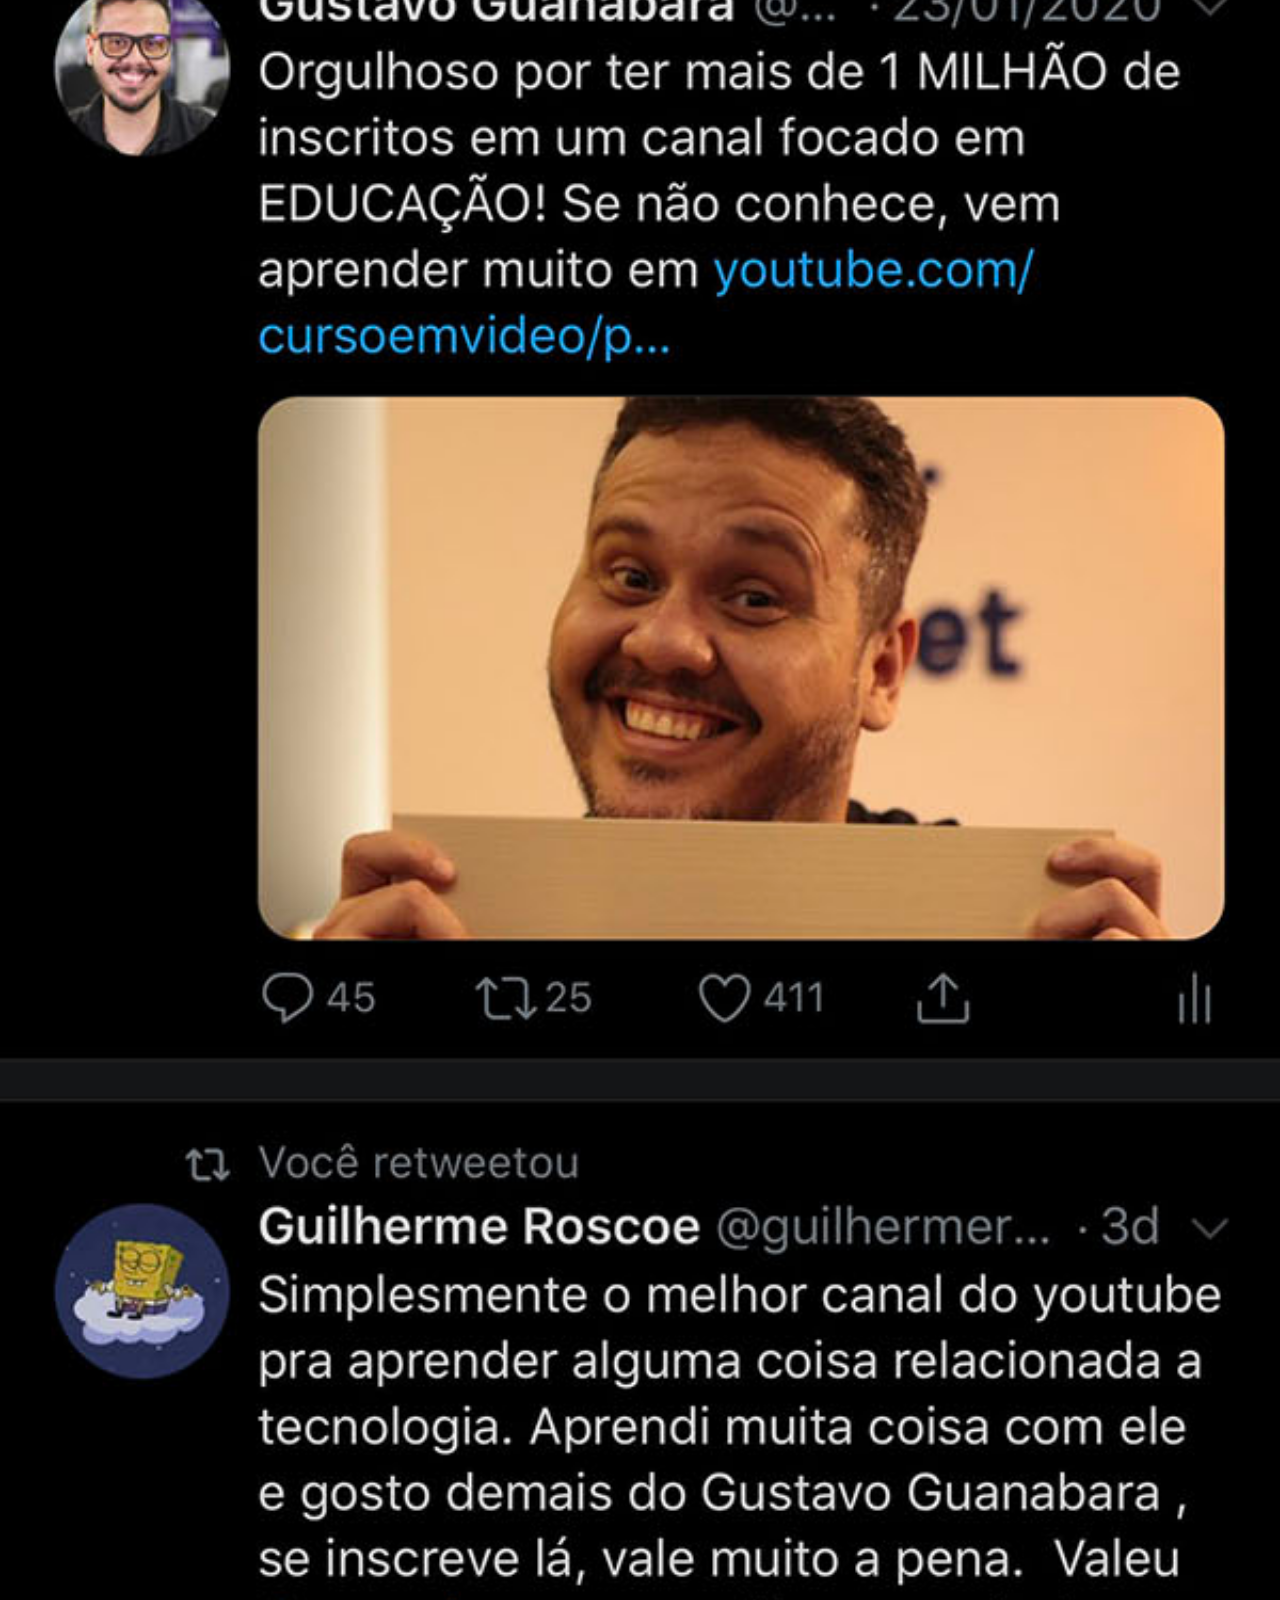
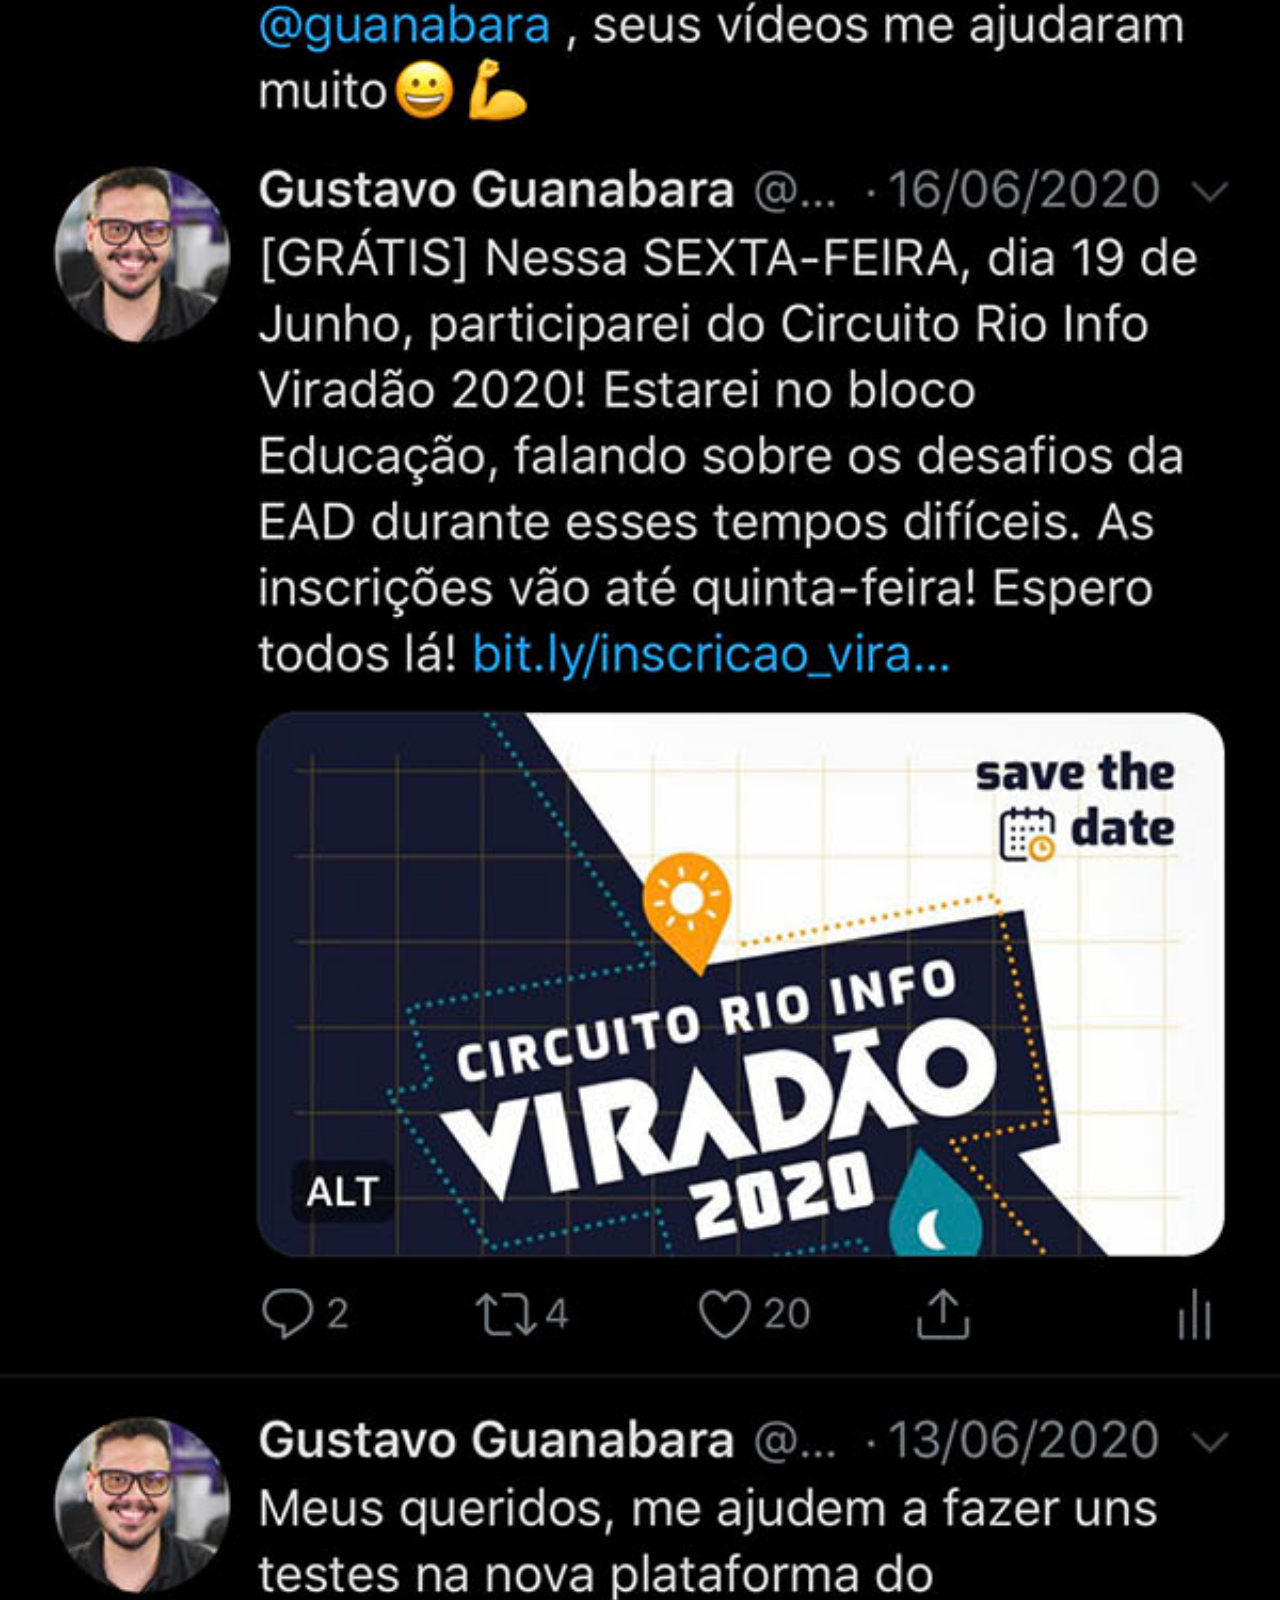
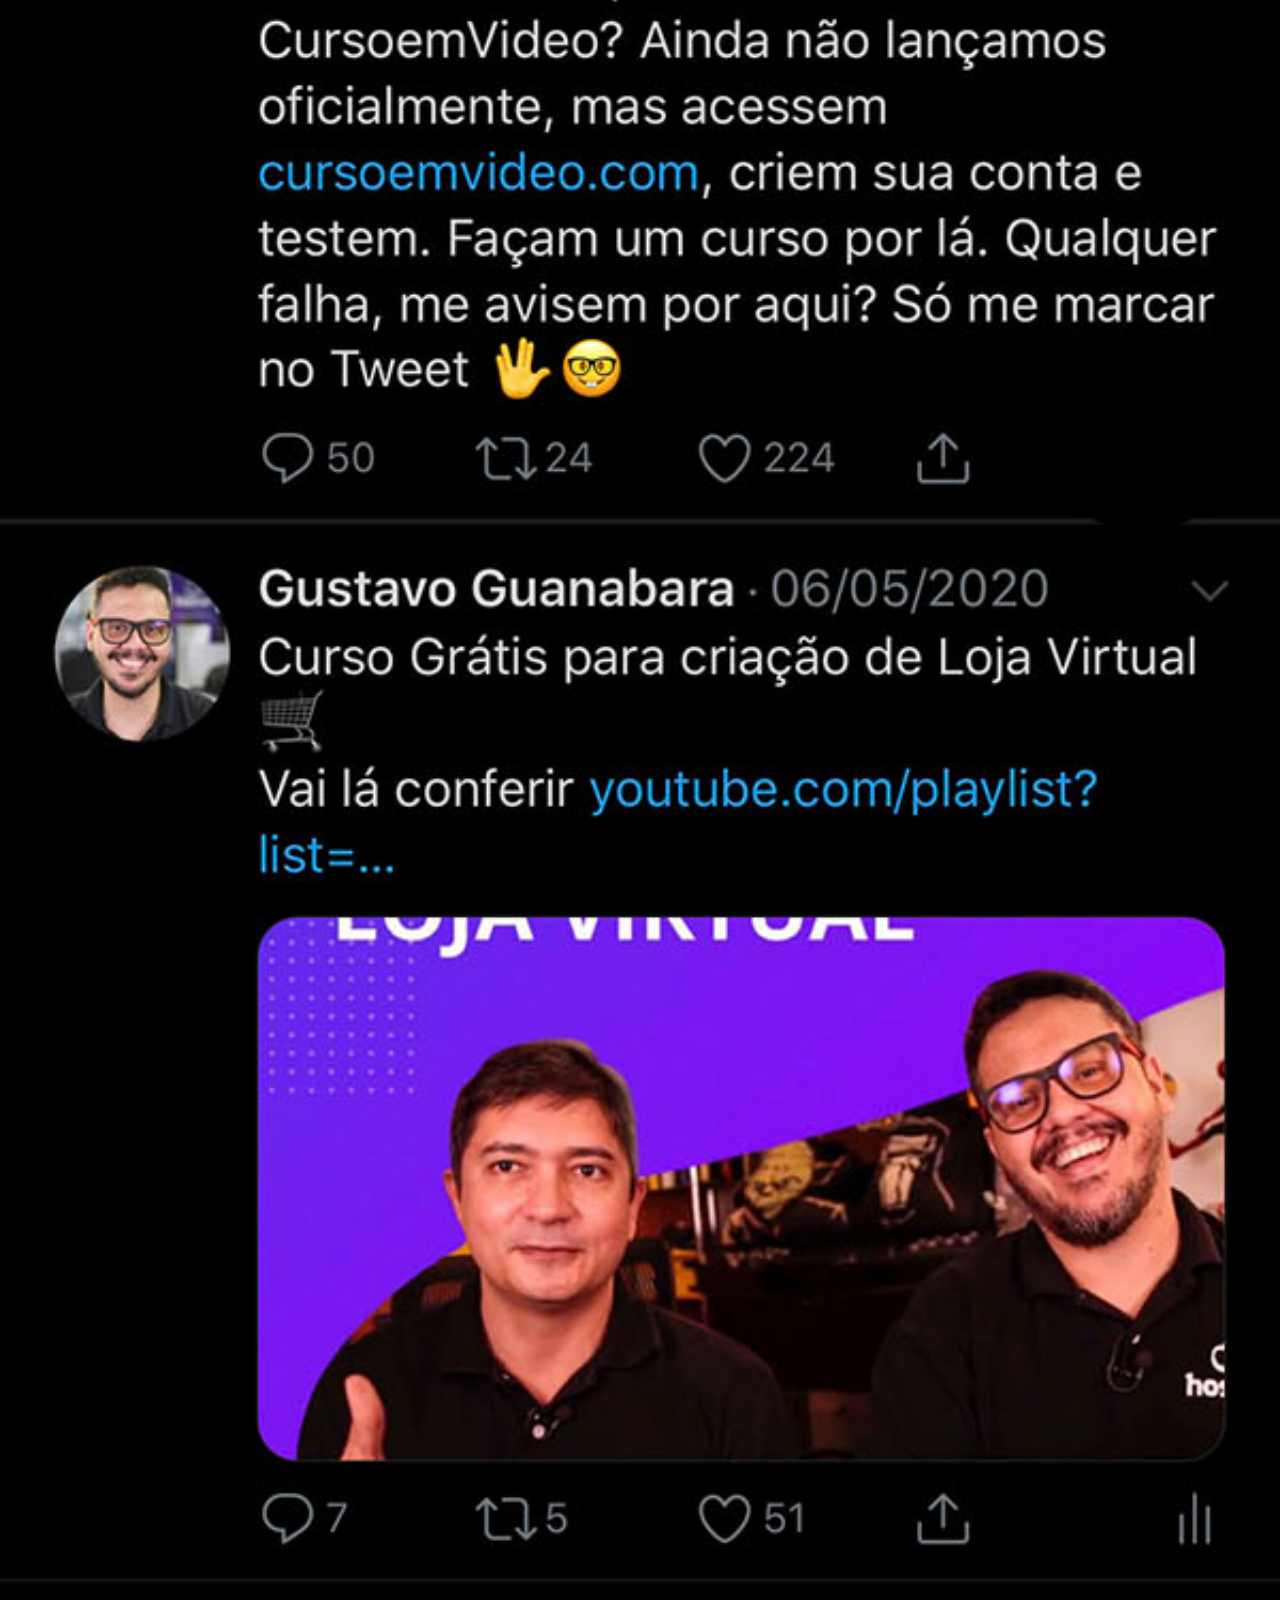
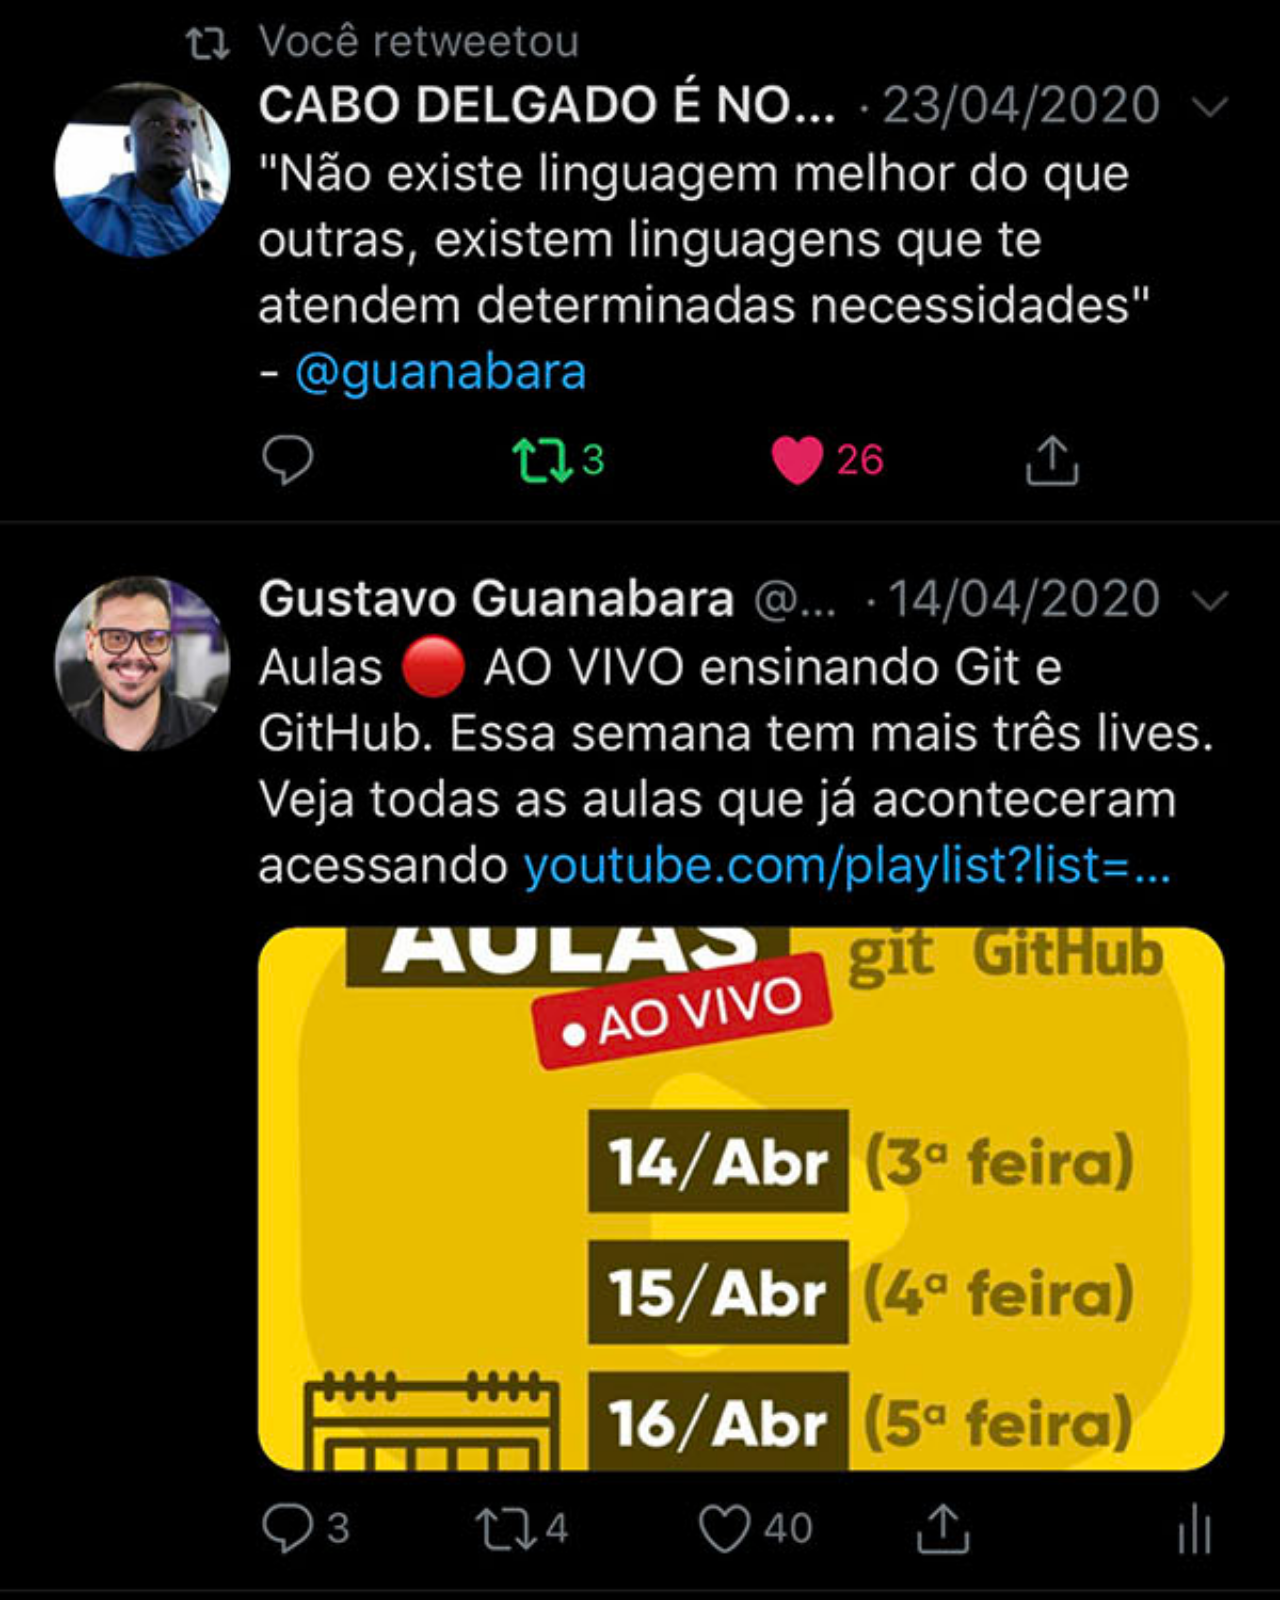
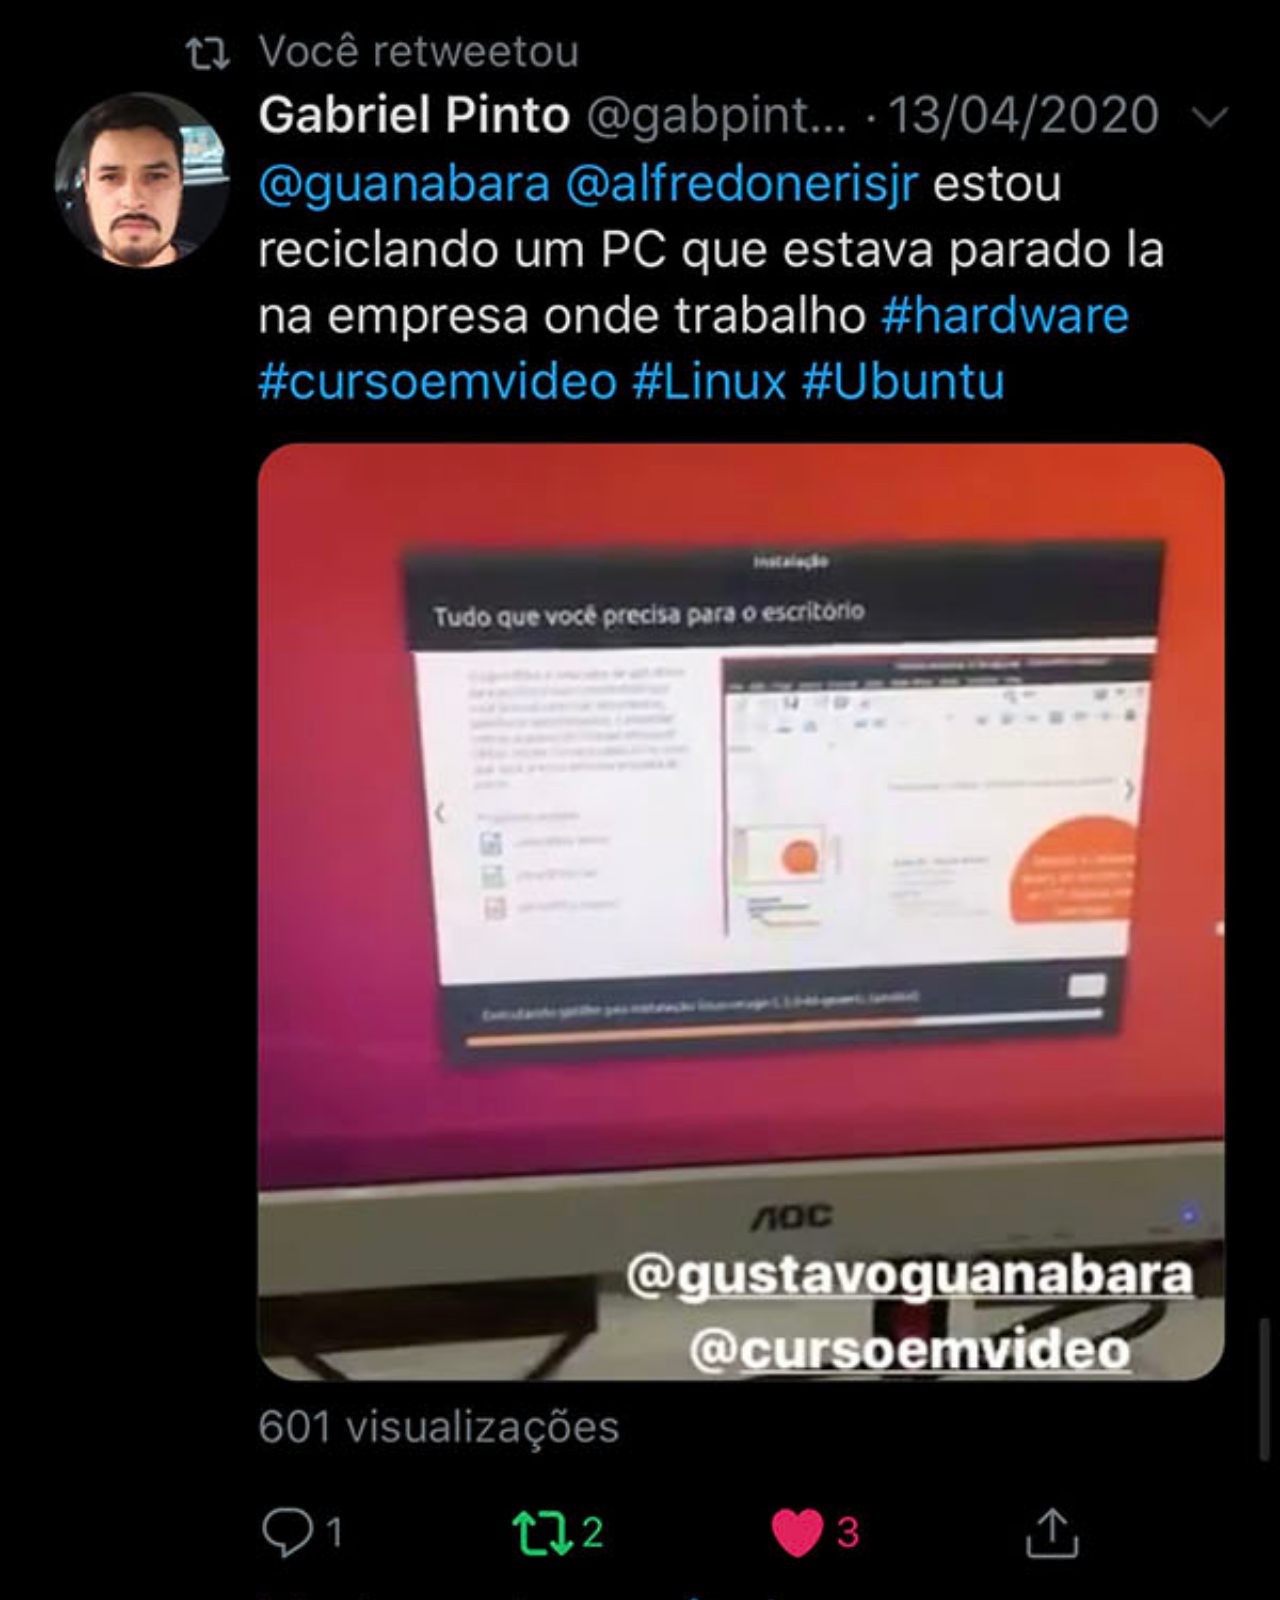
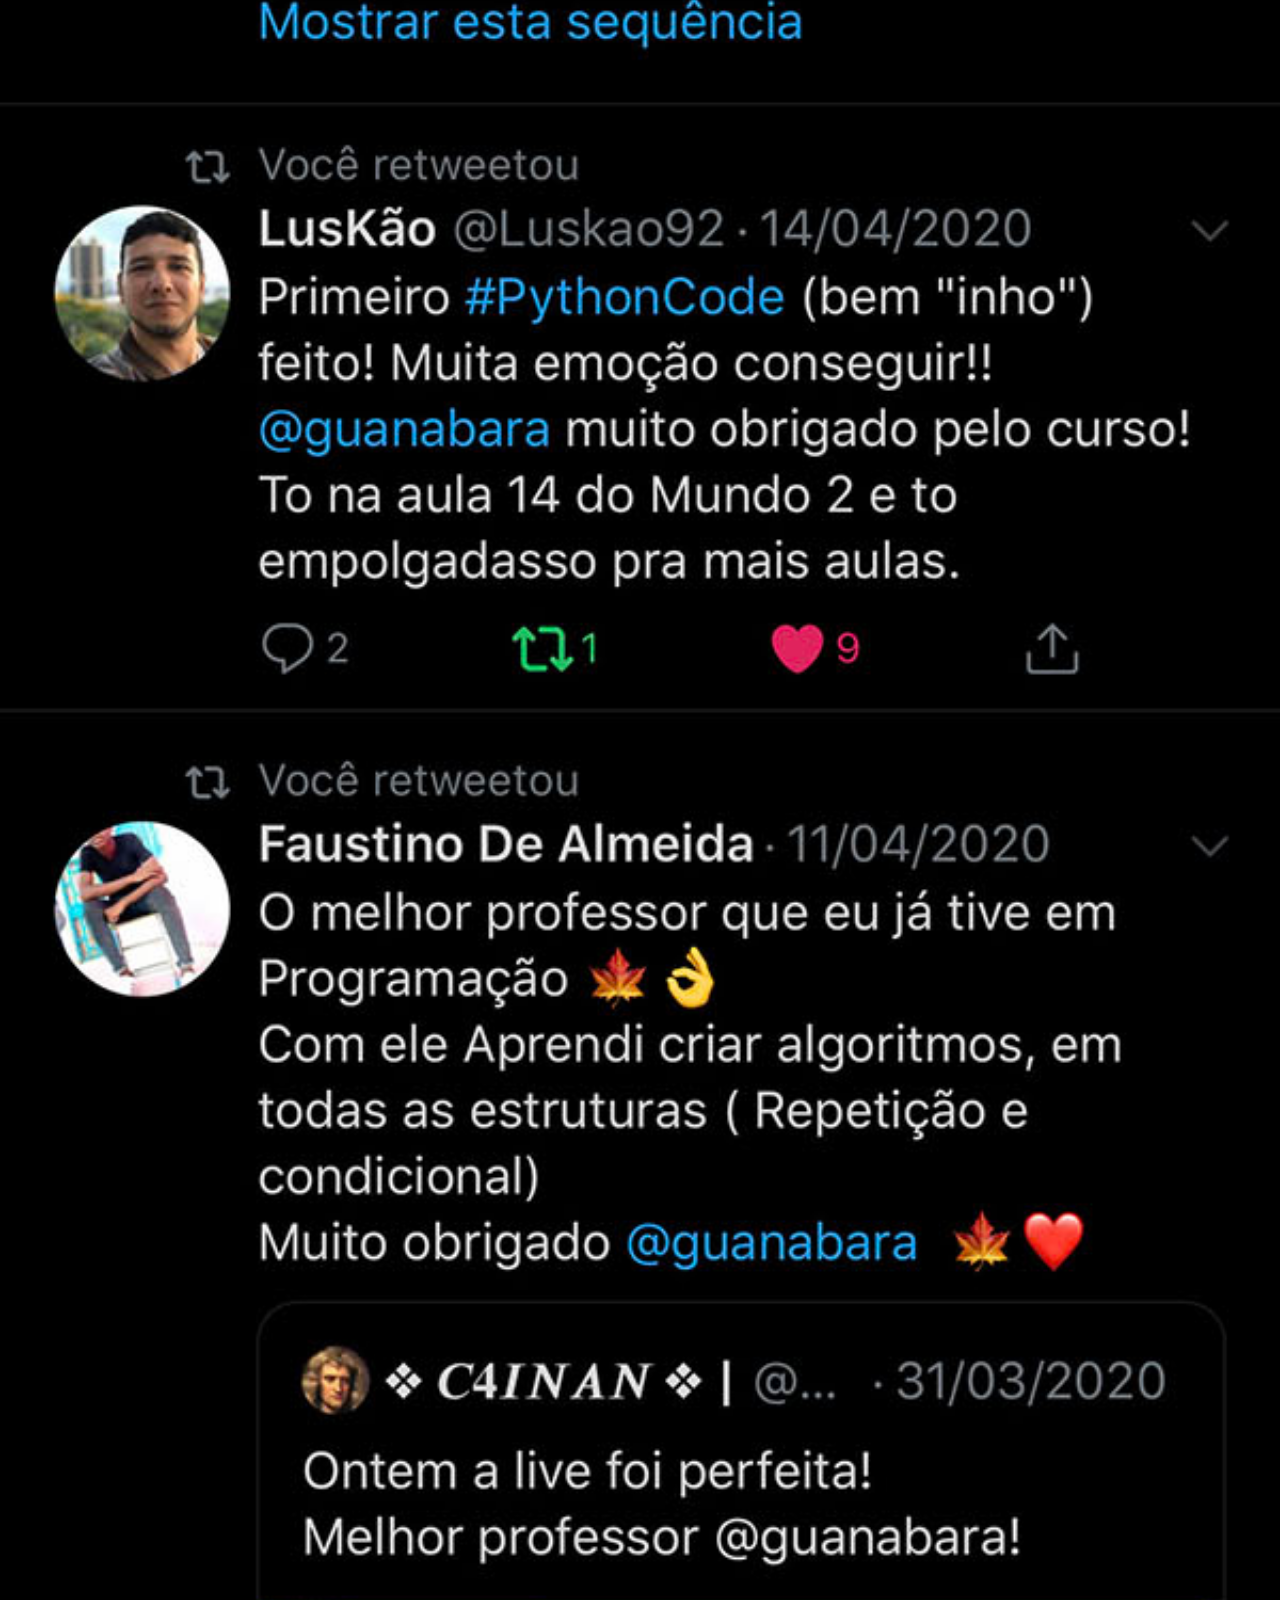
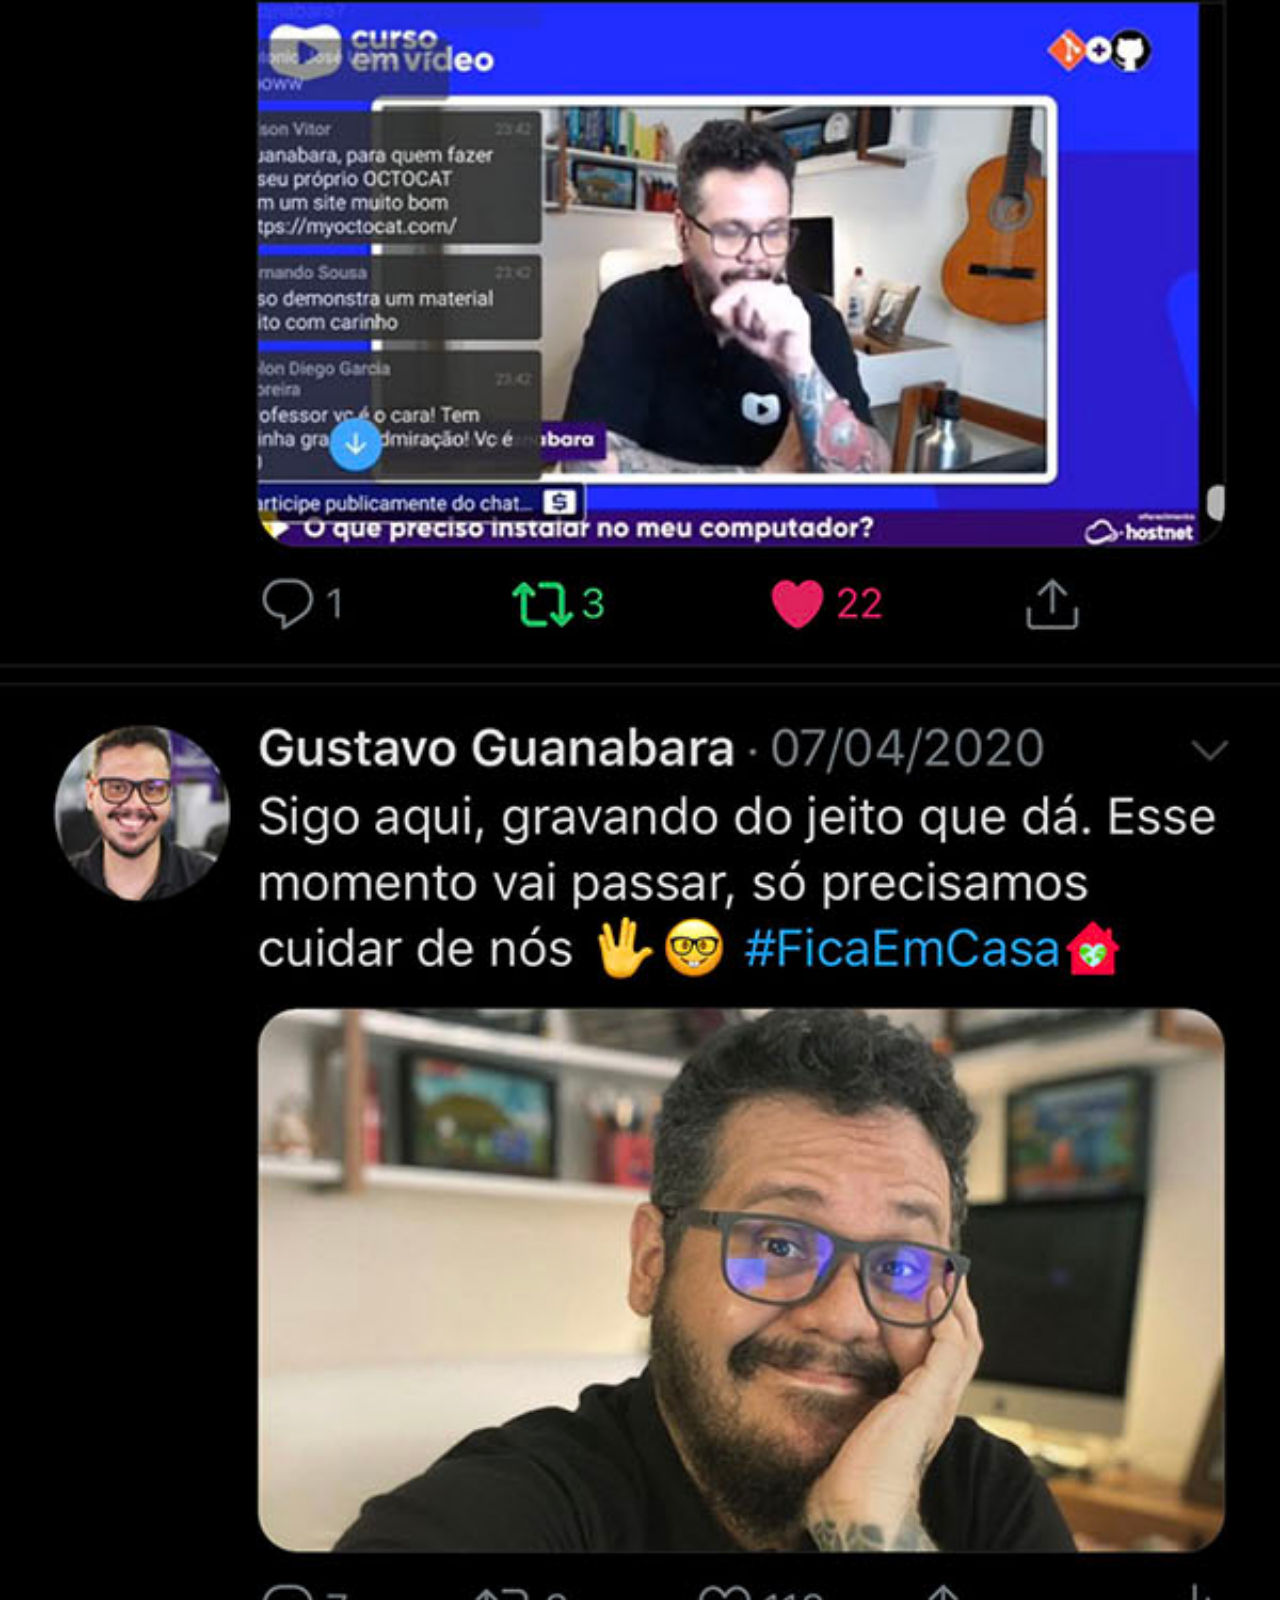
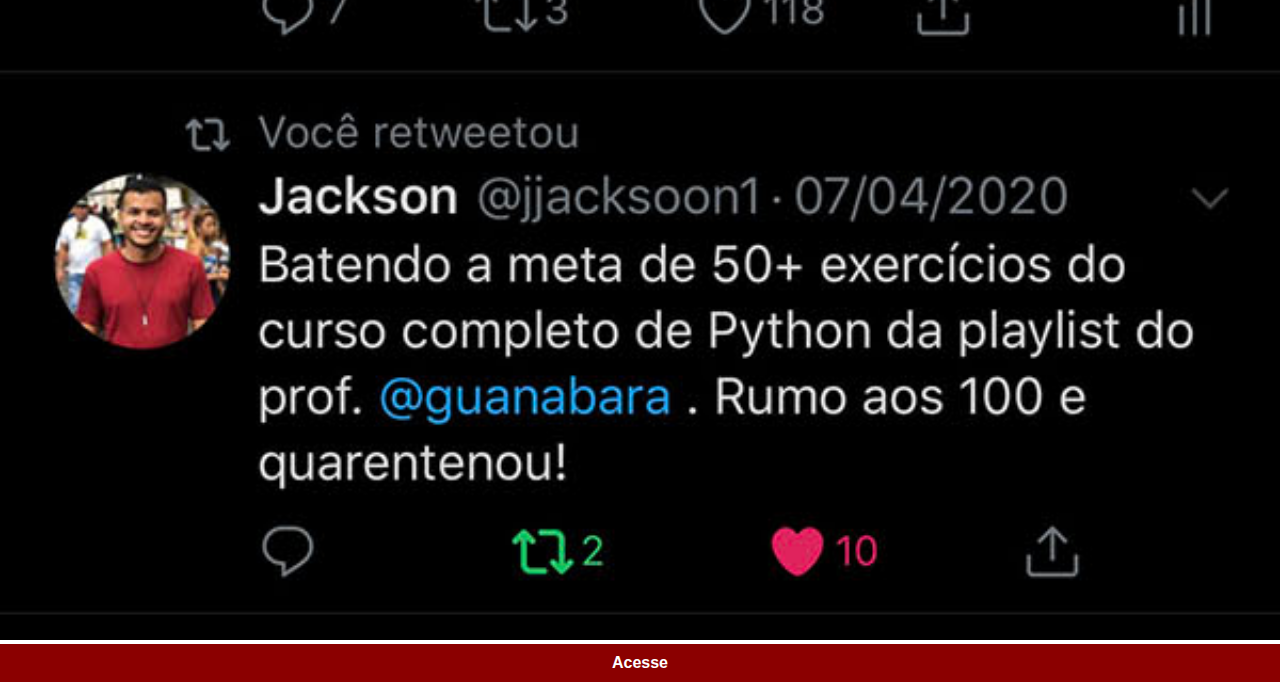
<file: twitter.html>
<!DOCTYPE html>
<html lang="pt-br">
<head>
    <meta charset="UTF-8">
    <meta name="viewport" content="width=device-width, initial-scale=1.0">
    <title>Twitter</title>
    <link rel="stylesheet" href="estilo/social.css">
</head>
<body>
    <img src="./pacote-d013/pacote-d013/imagens/tela-twitter.jpg" alt="">
    <a href="https://twitter.com/guanabara" target="_blank">Acesse</a>
</body>
</html>
</file>
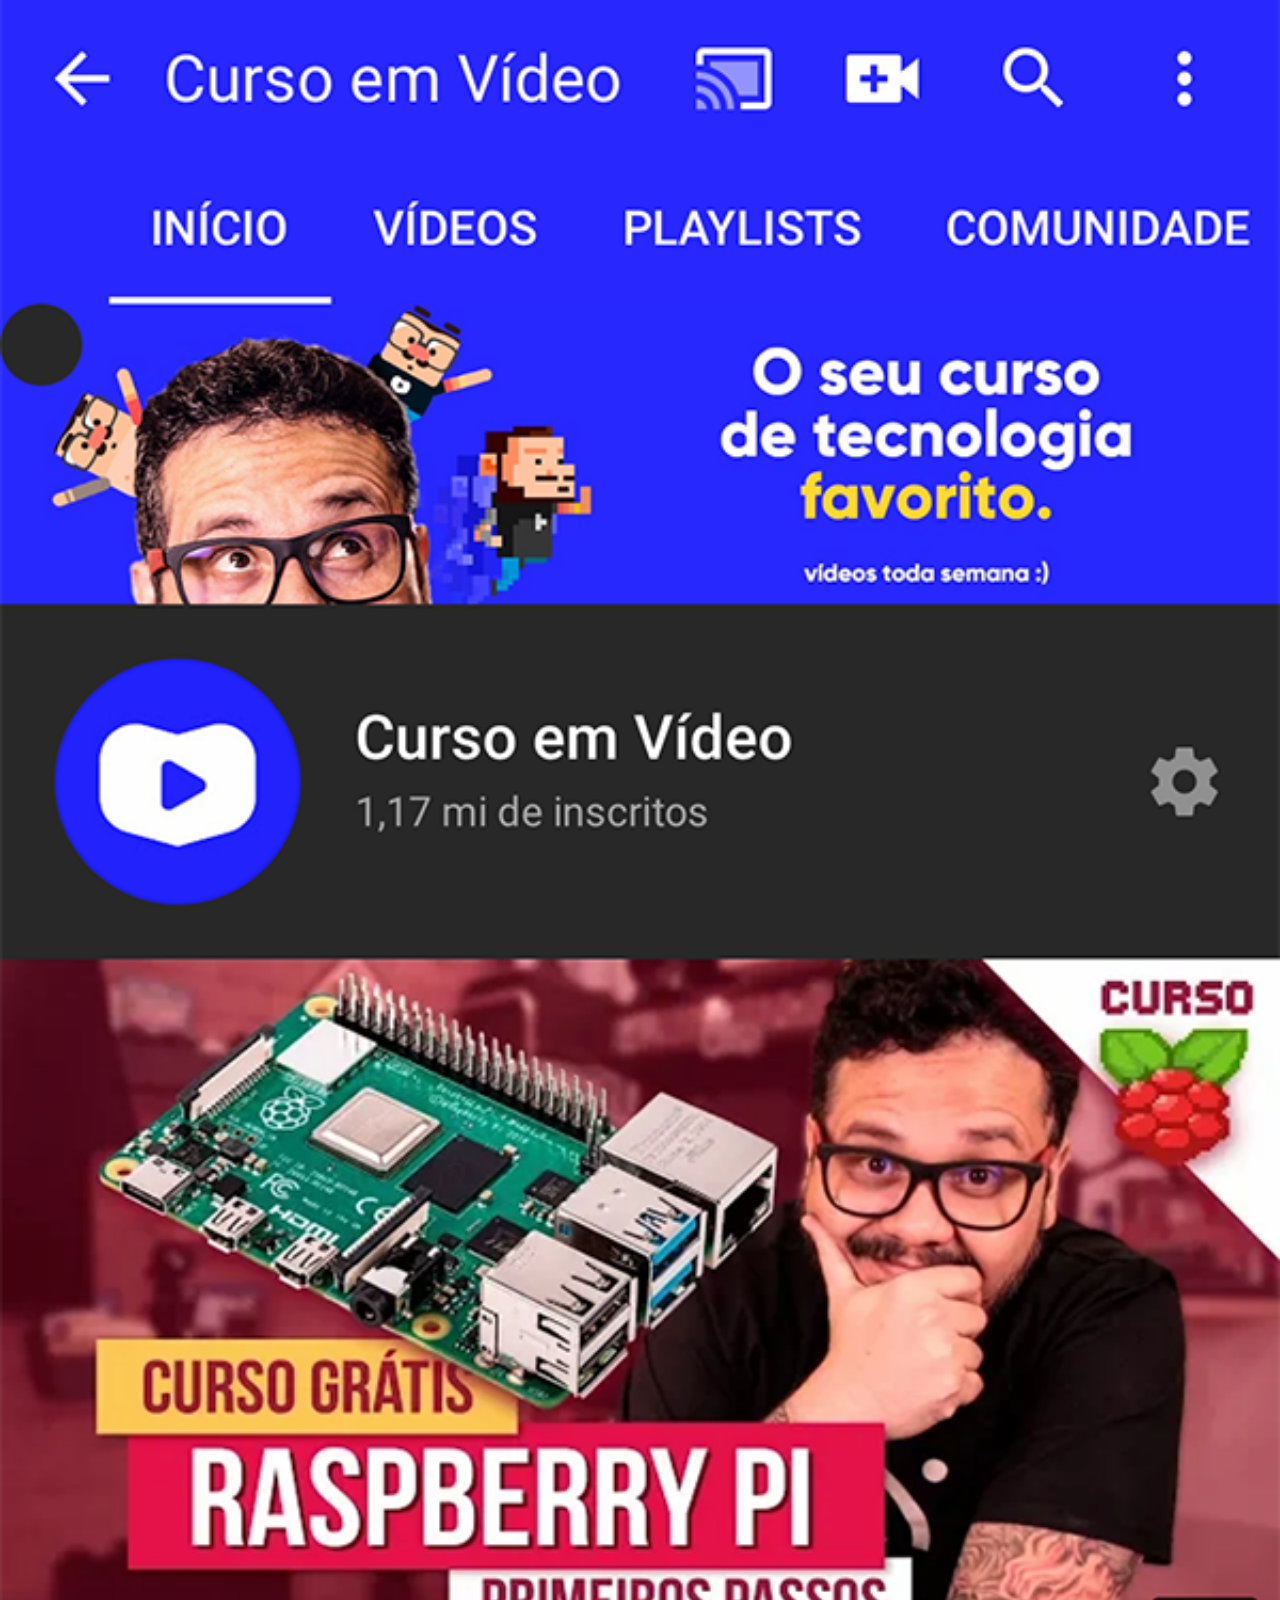
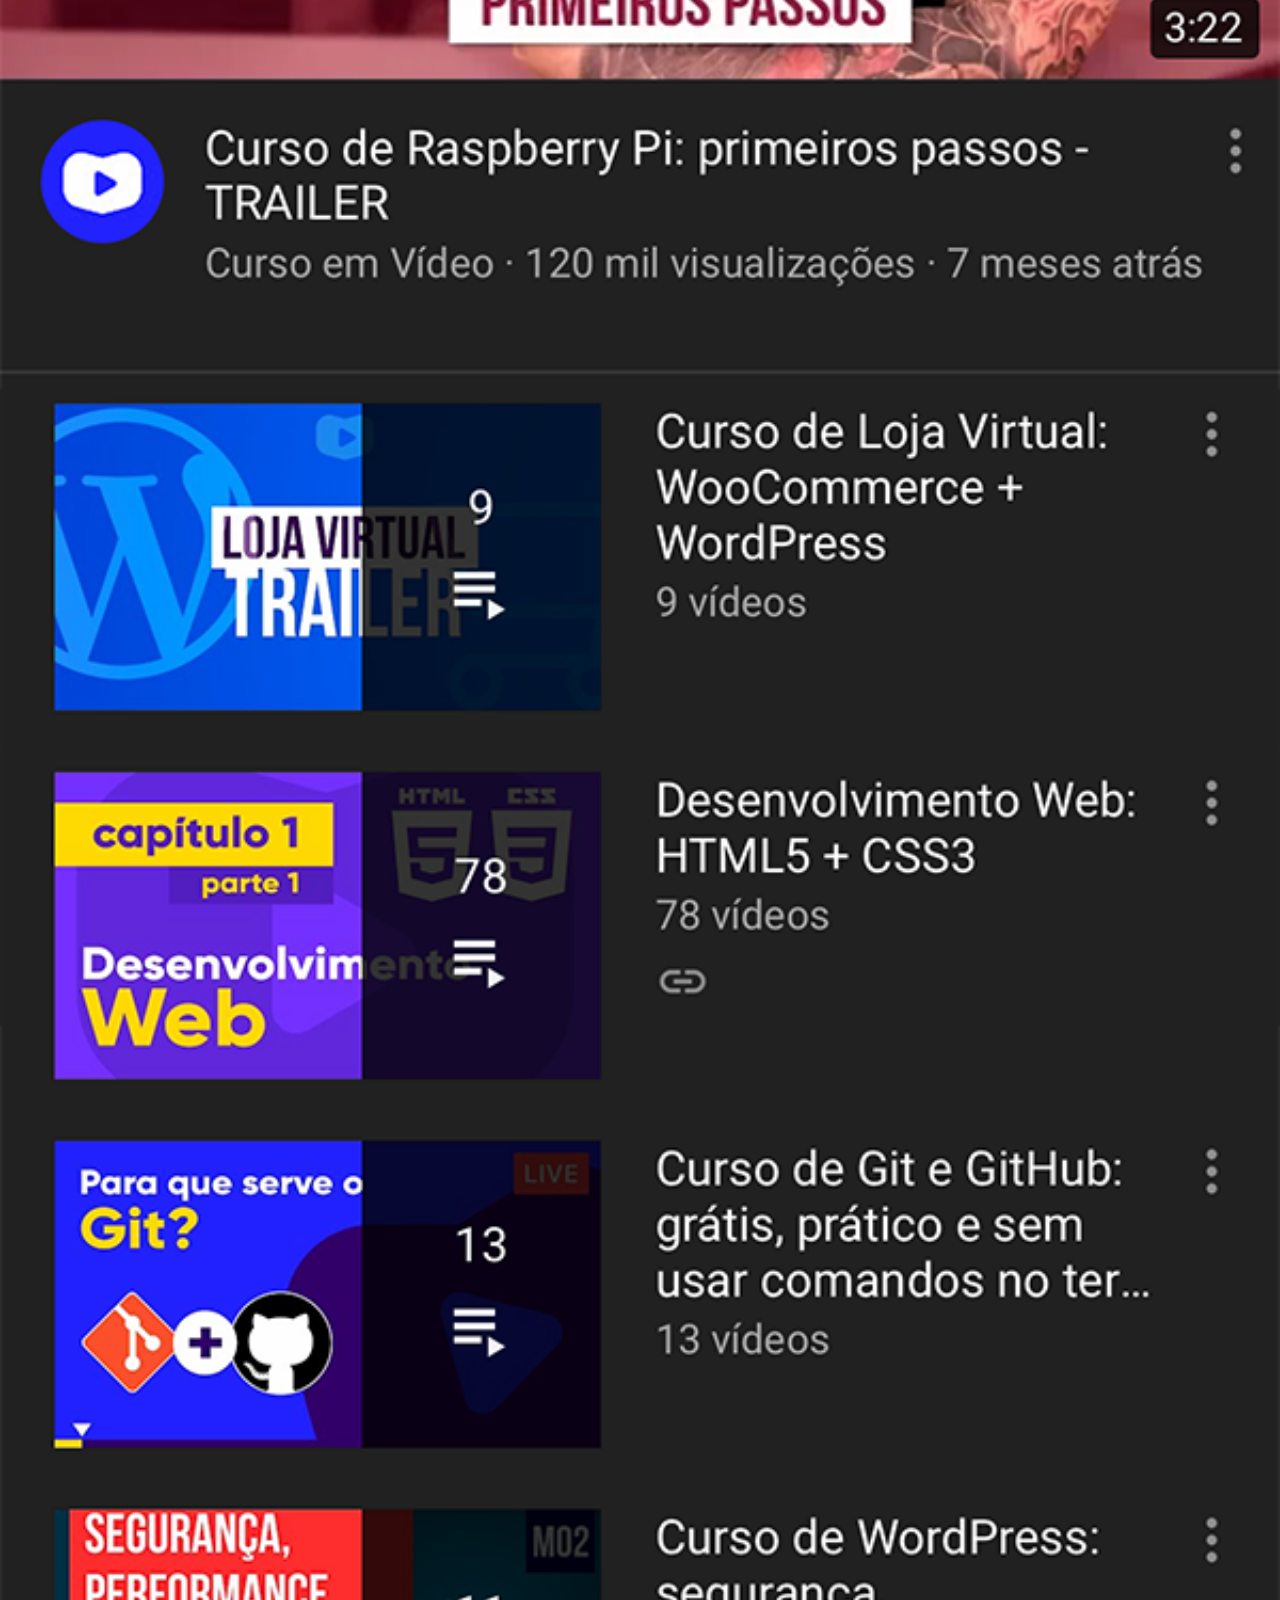
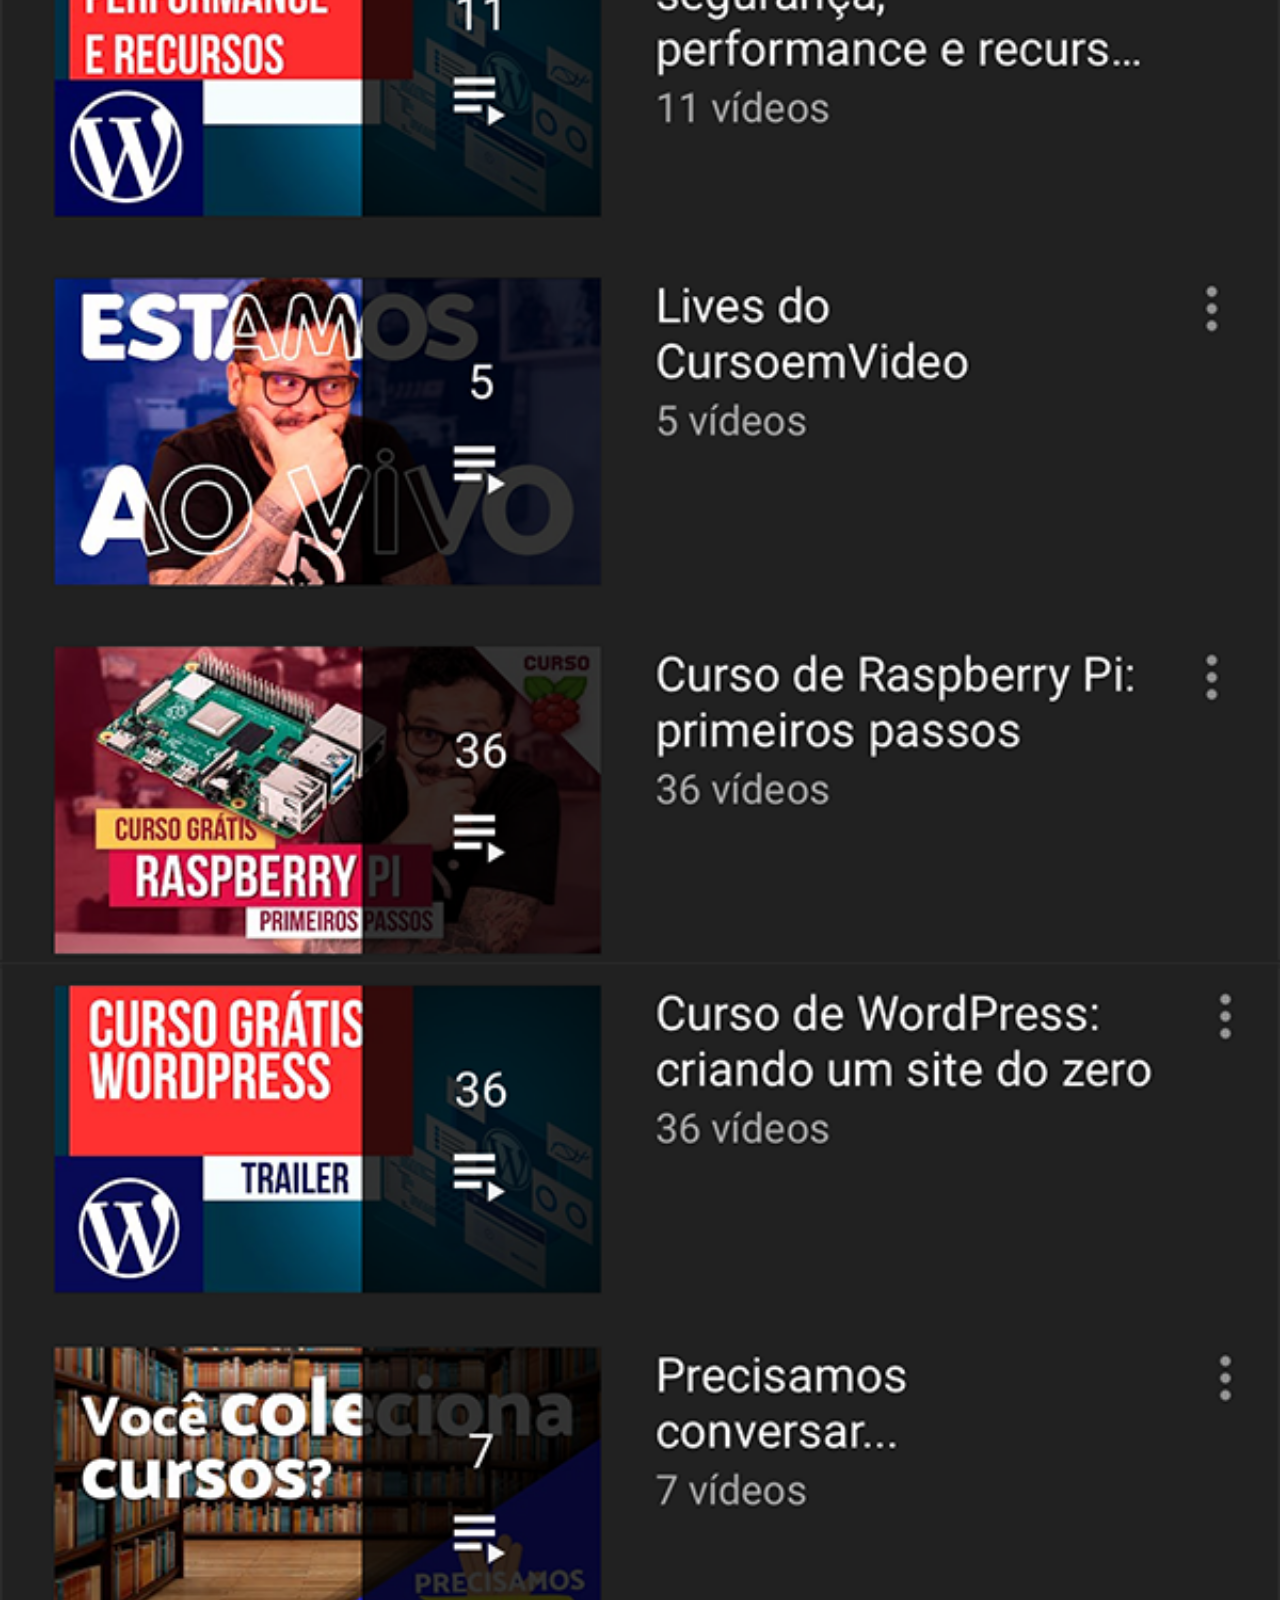
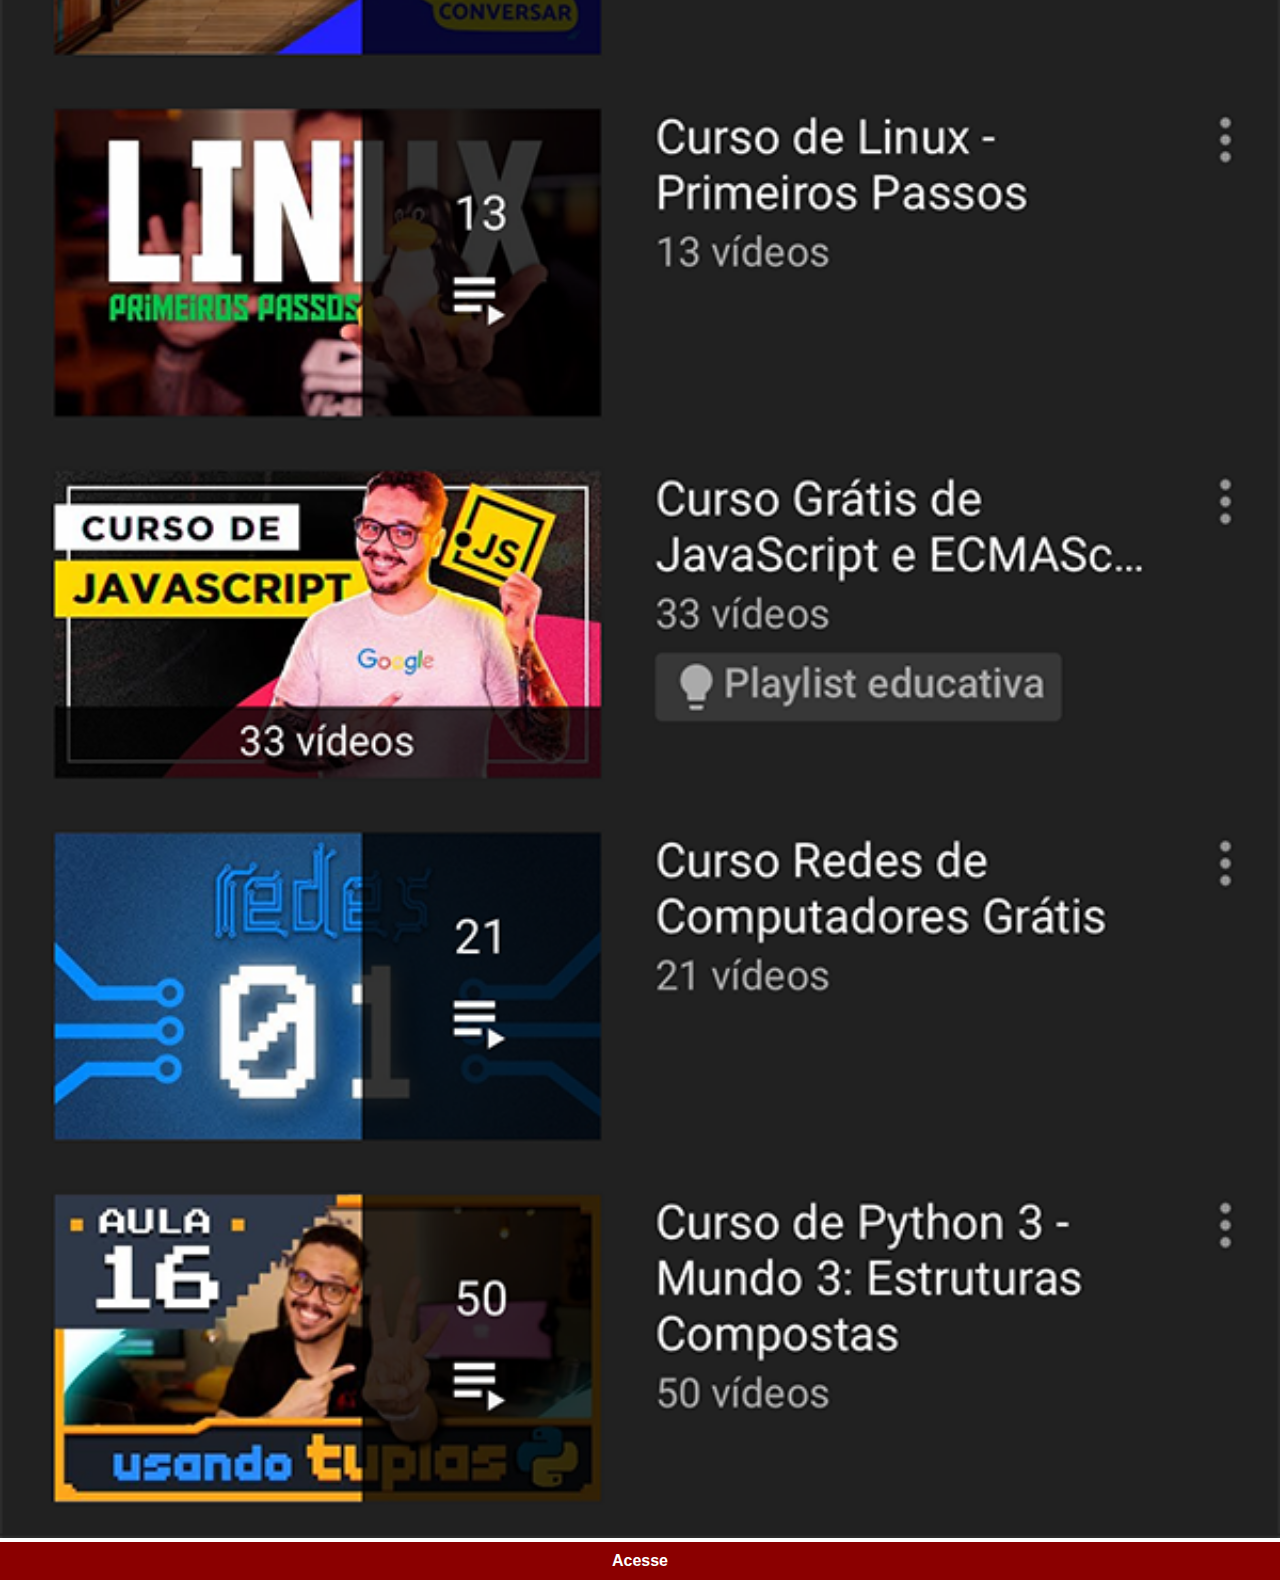
<file: youtube.html>
<!DOCTYPE html>
<html lang="pt-br">
<head>
    <meta charset="UTF-8">
    <meta name="viewport" content="width=device-width, initial-scale=1.0">
    <title>Document</title>
    <link rel="stylesheet" href="estilo/social.css">
</head>
<body>
    <img src="./pacote-d013/pacote-d013/imagens/tela-youtube.png" alt="">
    <a href="https://www.youtube.com/cursoemvideo/" target="_blank">Acesse</a>
</body>
</html>
</file>
<file: estilo/style.css>
@charset "UTF-8";
* {
    margin: 0px;
    padding: 0px;
    font-family: Arial, Helvetica, sans-serif;
}
html,body {
    height: 100vh;
    width: 100vw;
}
body {
    background: url('../pacote-d013/pacote-d013/imagens/fundo-madeira.jpg') no-repeat top center;
    background-size: cover;
    background-attachment: fixed;
}
main {
    position: relative;
    height: 100vh;
    position: relative;
}
section#telefone {
    position: absolute;
    top: 50%;
    left: 50%;
    transform: translate(-50%, -50%);
    height: 627px;
    width: 311px;
    background: url('../pacote-d013/pacote-d013/imagens/frame-iphone.png') no-repeat; 
}
iframe#tela {
    position: relative;
    top: 80px;
    left: 22px;
    width: 267px;
    height: 471px;
    border: none
}
section#redes-sociais {
    text-align: right;
}
section#redes-sociais img {
    width: 50px;
    margin: 10px;
    border-radius: 50%;
    box-shadow: 2px 2px 5px rgba(0, 0, 0, 0.362);
    box-sizing: border-box;
}
section#redes-sociais img:hover {
    border: 2px solid rgba(255, 255, 255, 0.395);
    transform: translate(-3px, -3px);
    box-shadow: 4px 4px 10px rgba(0, 0, 0, 0.5);
    transition: transform 0.4s, border 0.5s;
}
</file>
<file: estilo/social.css>
@charset 'UTF-8';

* {
    margin: 0px;
    padding: 0px;
    font-family: Arial, Helvetica, sans-serif;
}
::-webkit-scrollbar {
    width: 0px;
    height: 0px;
}
img {
    width: 100vw;
}
a {
    display: block;
    background-color: darkred;
    padding: 10px;
    text-align: center;
    text-decoration: none;
    color: white;
    font-weight: bolder;
}
a:hover {
    background-color: red;
}
</file>
